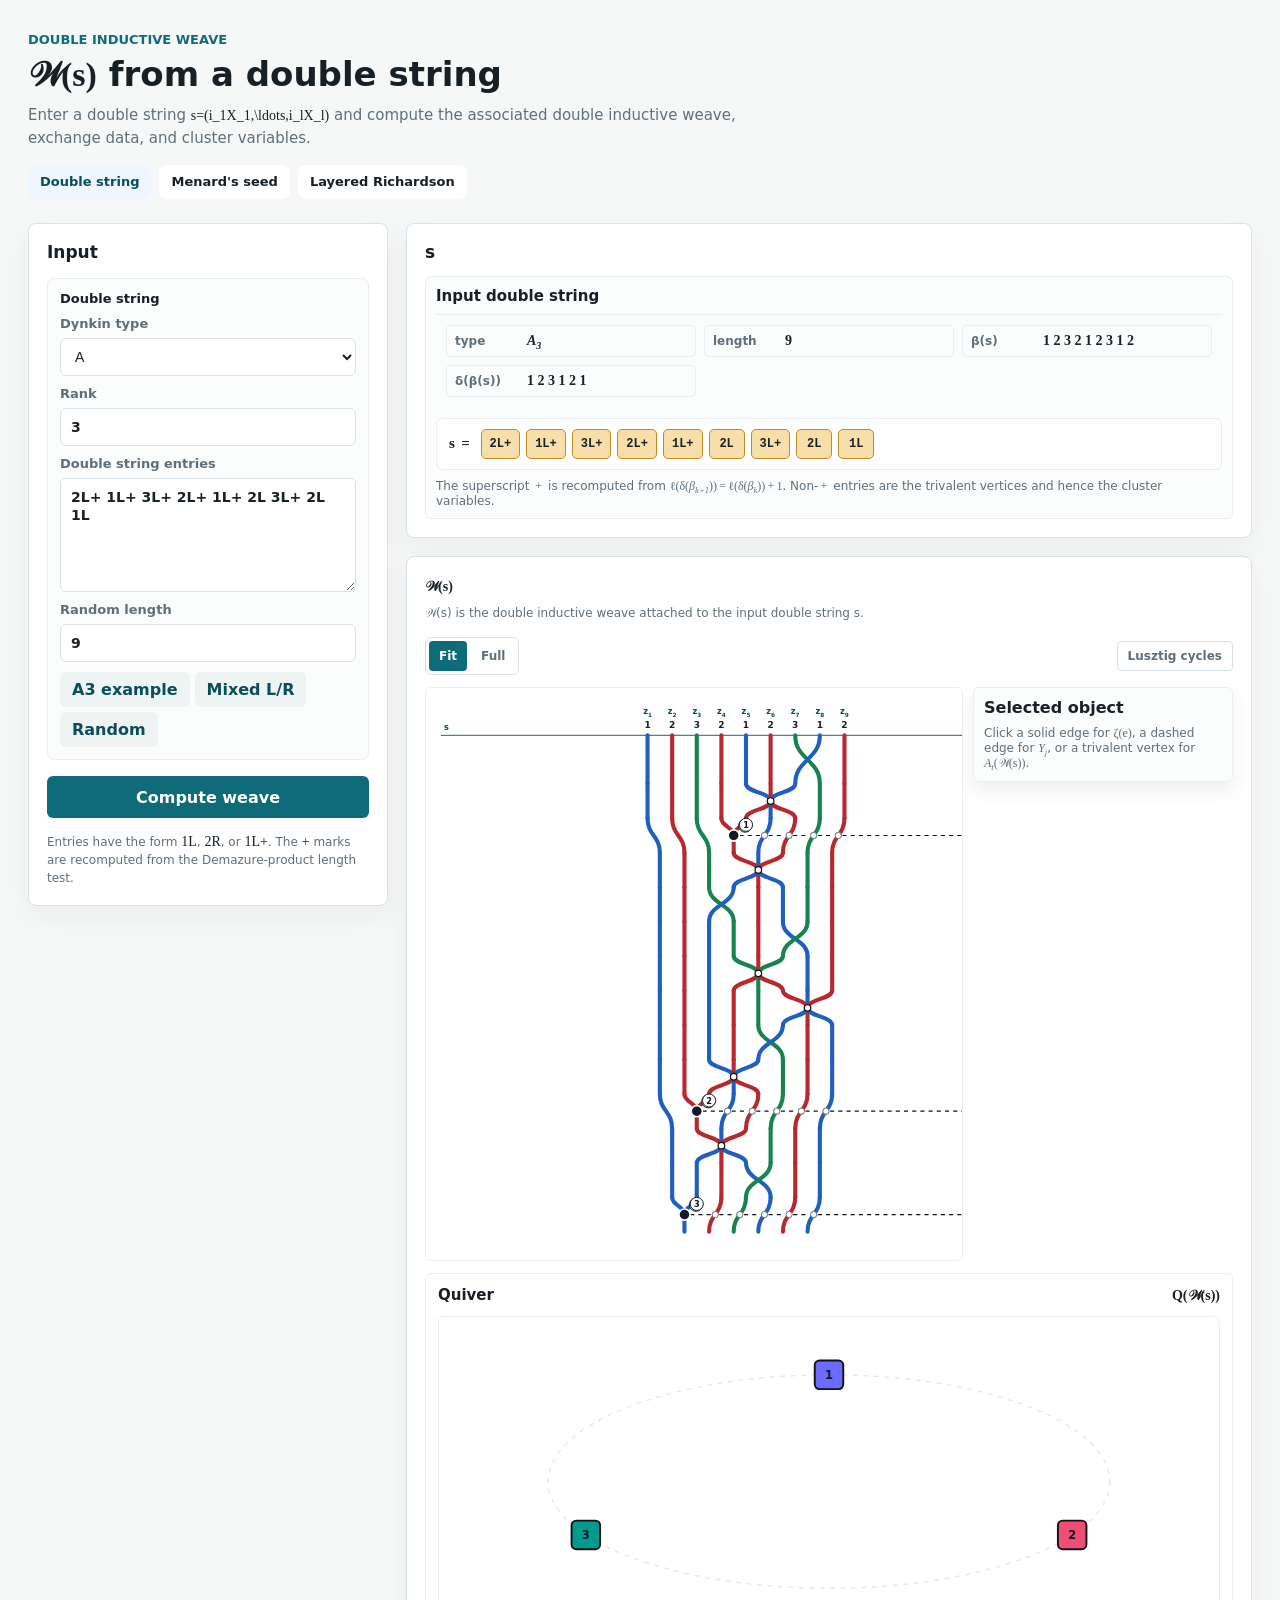
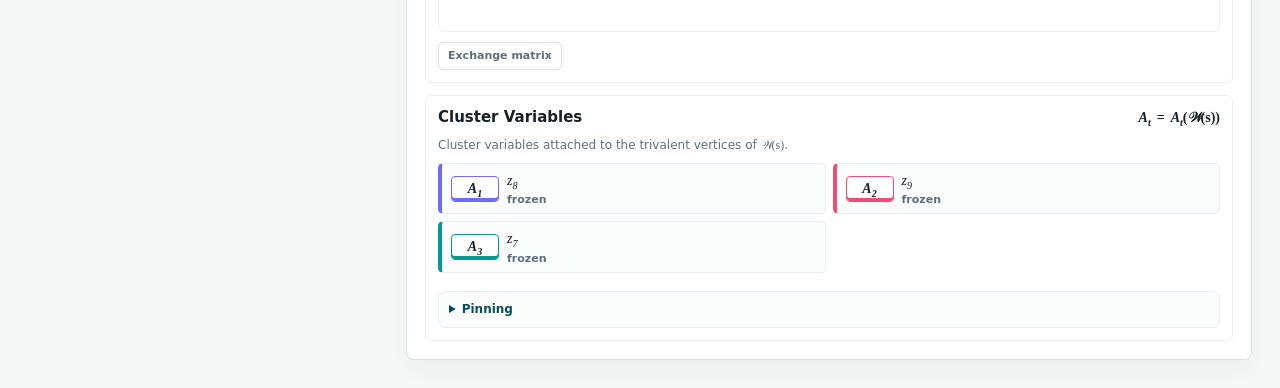
<file: index.html>
<!doctype html>
<html lang="en">
  <head>
    <meta charset="utf-8">
    <meta name="viewport" content="width=device-width, initial-scale=1">
    <title>Double String Weave</title>
    <link rel="stylesheet" href="./style.css?v=20260708-double-string-random">
  </head>
  <body>
    <main class="app-shell">
      <header class="page-header">
        <div>
          <p class="eyebrow">double inductive weave</p>
          <h1><span class="formula header-formula">𝒲(s)</span> from a double string</h1>
          <p class="subtitle">
            Enter a double string <span class="formula">s=(i_1X_1,\ldots,i_lX_l)</span> and compute the associated double inductive weave, exchange data, and cluster variables.
          </p>
          <nav class="page-nav" aria-label="Visualizer pages">
            <a class="page-nav-link active" href="./double-string-weave.html">Double string</a>
            <a class="page-nav-link" href="./open-richardson.html">Menard's seed</a>
            <a class="page-nav-link" href="./richardson-layered.html">Layered Richardson</a>
          </nav>
        </div>
      </header>

      <section class="workspace">
        <form id="input-form" class="input-panel">
          <div class="panel-header">
            <h2>Input</h2>
          </div>

          <section class="input-subpanel manual-input-panel">
            <div class="input-subpanel-header">
              <h3>Double string</h3>
            </div>

            <label class="field">
              <span>Dynkin type</span>
              <select id="family-input" name="family">
                <option value="A">A</option>
                <option value="B">B</option>
                <option value="C">C</option>
                <option value="D">D</option>
              </select>
            </label>

            <label class="field">
              <span>Rank</span>
              <input id="rank-input" name="rank" type="number" min="1" step="1" inputmode="numeric">
            </label>

            <label class="field">
              <span>Double string entries</span>
              <textarea id="double-string-input" name="doubleString" rows="5" spellcheck="false"></textarea>
            </label>

            <label class="field">
              <span>Random length</span>
              <input id="random-length-input" name="randomLength" type="number" min="1" max="24" step="1" inputmode="numeric" value="9">
            </label>

            <div class="chain-box-move-actions">
              <button type="button" id="example-a-button" class="secondary-button">A3 example</button>
              <button type="button" id="example-mixed-button" class="secondary-button">Mixed L/R</button>
              <button type="button" id="random-button" class="secondary-button">Random</button>
            </div>
          </section>

          <button type="submit" class="primary-button">Compute weave</button>
          <p class="input-note">
            Entries have the form <span class="formula">1L</span>, <span class="formula">2R</span>, or <span class="formula">1L+</span>.
            The <span class="formula">+</span> marks are recomputed from the Demazure-product length test.
          </p>
          <div id="error-box" class="error-box" hidden></div>
        </form>

        <section id="output" class="output-panel" aria-live="polite"></section>
      </section>
    </main>

    <script type="module" src="./src/double-string-weave.mjs?v=20260708-double-string-random"></script>
  </body>
</html>
</file>
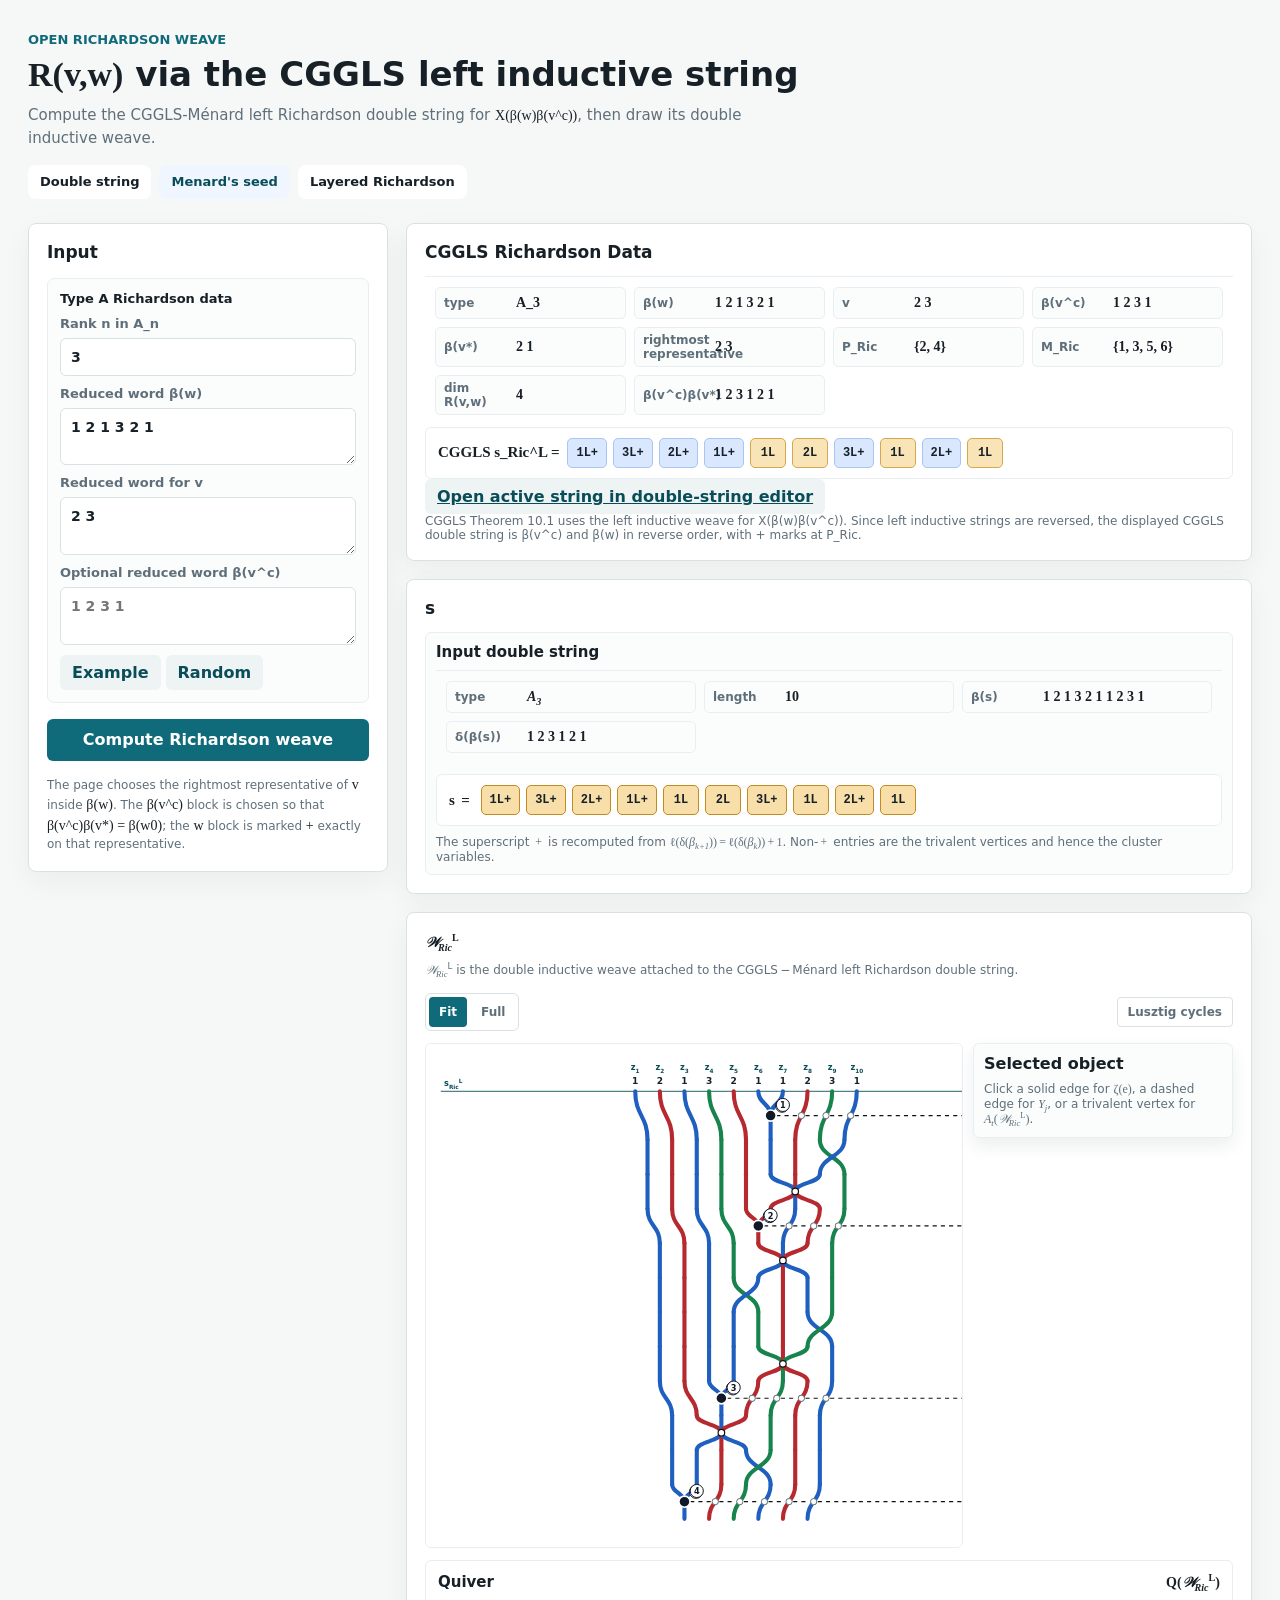
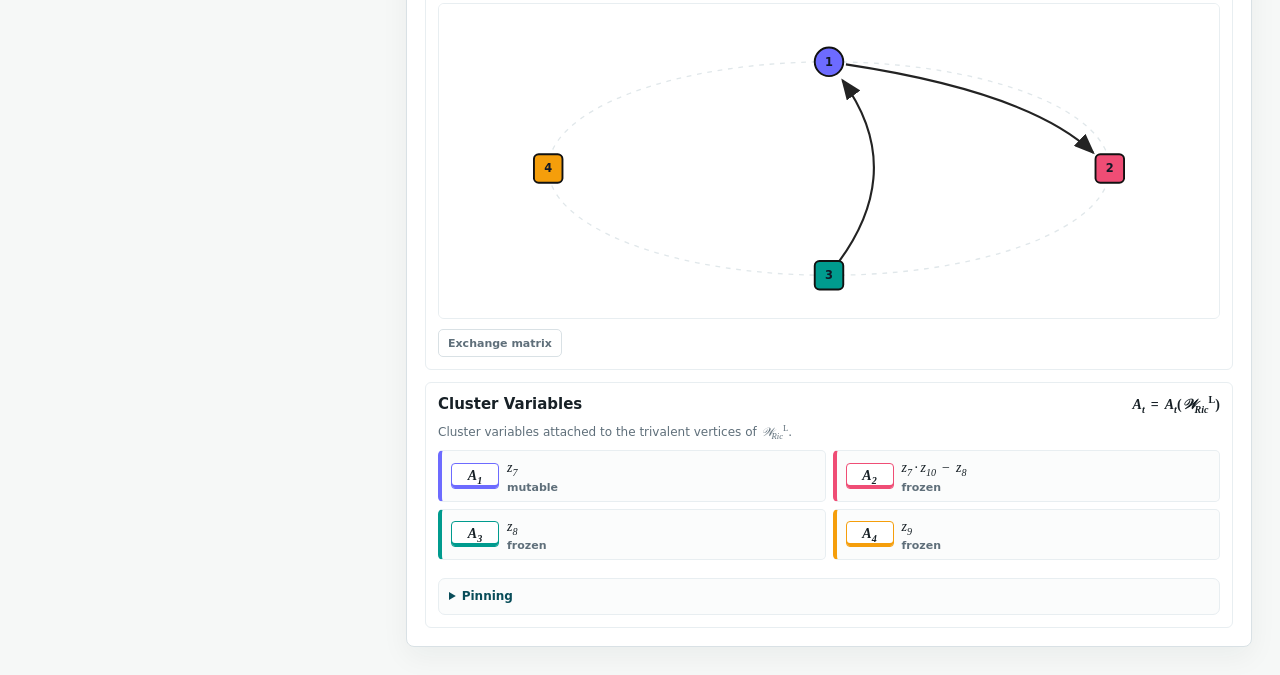
<file: open-richardson.html>
<!doctype html>
<html lang="en">
  <head>
    <meta charset="utf-8">
    <meta name="viewport" content="width=device-width, initial-scale=1">
    <title>Menard's Seed</title>
    <link rel="stylesheet" href="./style.css?v=20260708-open-richardson-cgg">
  </head>
  <body>
    <main class="app-shell">
      <header class="page-header">
        <div>
          <p class="eyebrow">open Richardson weave</p>
          <h1><span class="formula header-formula">R(v,w)</span> via the CGGLS left inductive string</h1>
          <p class="subtitle">
            Compute the CGGLS-Ménard left Richardson double string for <span class="formula">X(β(w)β(v^c))</span>, then draw its double inductive weave.
          </p>
          <nav class="page-nav" aria-label="Visualizer pages">
            <a class="page-nav-link" href="./double-string-weave.html">Double string</a>
            <a class="page-nav-link active" href="./open-richardson.html">Menard's seed</a>
            <a class="page-nav-link" href="./richardson-layered.html">Layered Richardson</a>
          </nav>
        </div>
      </header>

      <section class="workspace">
        <form id="input-form" class="input-panel">
          <div class="panel-header">
            <h2>Input</h2>
          </div>

          <section class="input-subpanel manual-input-panel">
            <div class="input-subpanel-header">
              <h3>Type A Richardson data</h3>
            </div>

            <label class="field">
              <span>Rank n in A_n</span>
              <input id="rank-input" name="rank" type="number" min="1" step="1" inputmode="numeric">
            </label>

            <label class="field">
              <span>Reduced word β(w)</span>
              <textarea id="w-input" name="w" rows="2" spellcheck="false"></textarea>
            </label>

            <label class="field">
              <span>Reduced word for v</span>
              <textarea id="v-input" name="v" rows="2" spellcheck="false"></textarea>
            </label>

            <label class="field">
              <span>Optional reduced word β(v^c)</span>
              <textarea id="vc-input" name="vc" rows="2" spellcheck="false" placeholder="leave blank to compute from β(v^c)β(v*) = β(w0)"></textarea>
            </label>

            <div class="chain-box-move-actions">
              <button type="button" id="example-button" class="secondary-button">Example</button>
              <button type="button" id="random-button" class="secondary-button">Random</button>
            </div>
          </section>

          <button type="submit" class="primary-button">Compute Richardson weave</button>
          <p class="input-note">
            The page chooses the rightmost representative of <span class="formula">v</span> inside <span class="formula">β(w)</span>.
            The <span class="formula">β(v^c)</span> block is chosen so that <span class="formula">β(v^c)β(v*) = β(w0)</span>; the <span class="formula">w</span> block is marked <span class="formula">+</span> exactly on that representative.
          </p>
          <div id="error-box" class="error-box" hidden></div>
        </form>

        <section id="output" class="output-panel" aria-live="polite"></section>
      </section>
    </main>

    <script type="module" src="./src/open-richardson.mjs?v=20260710-menard-seed"></script>
  </body>
</html>
</file>
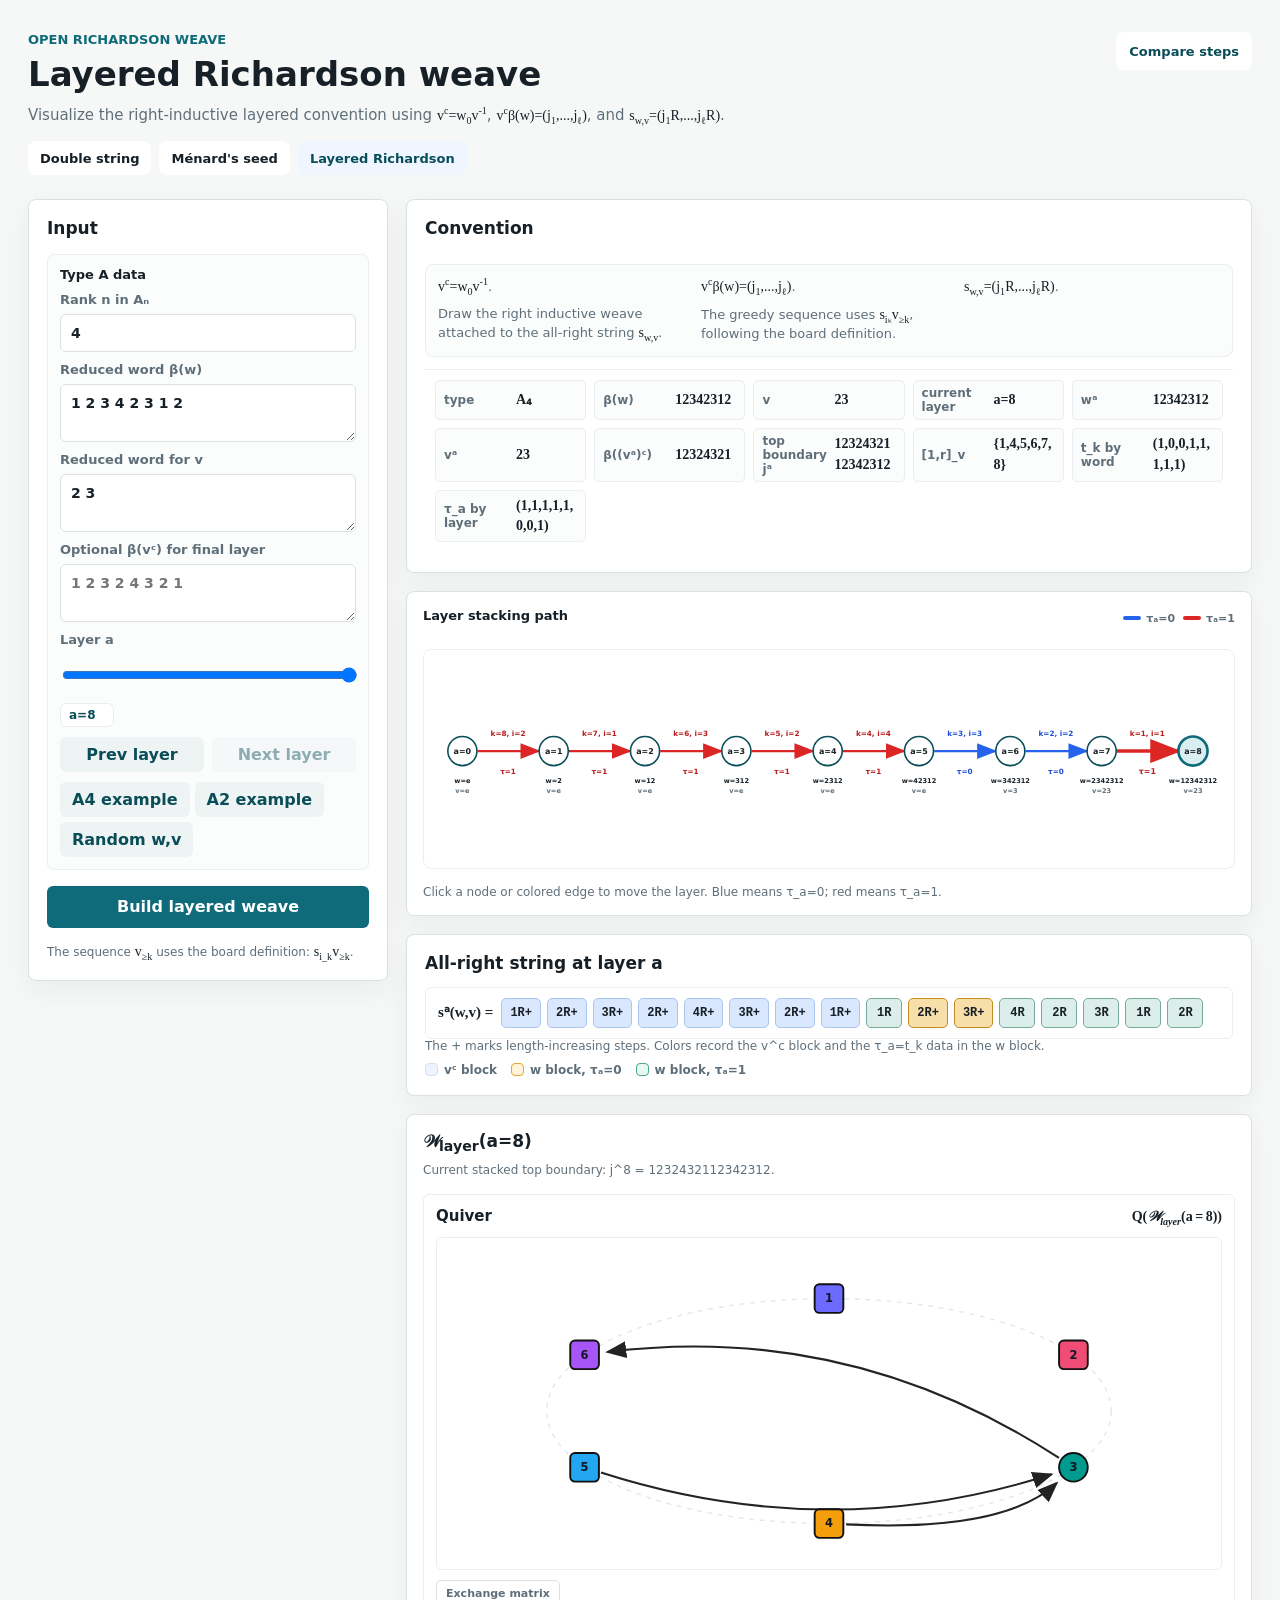
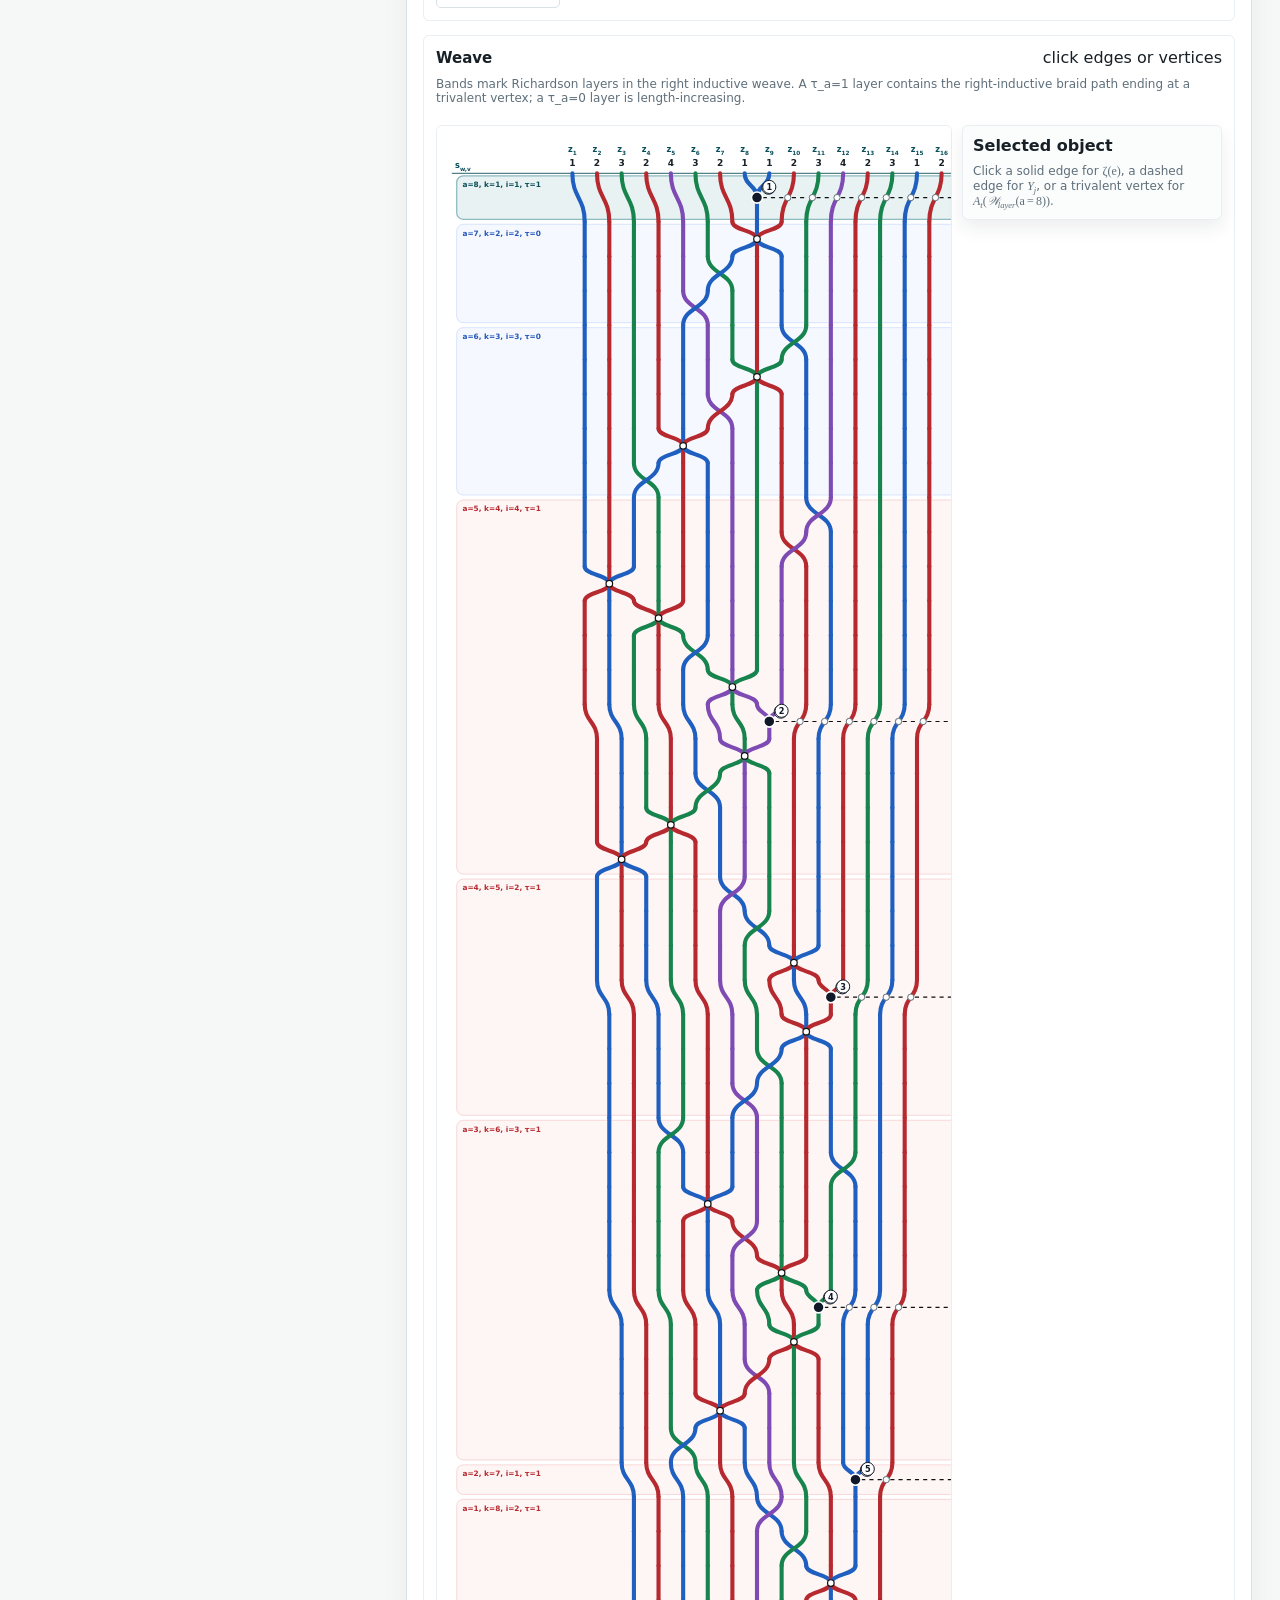
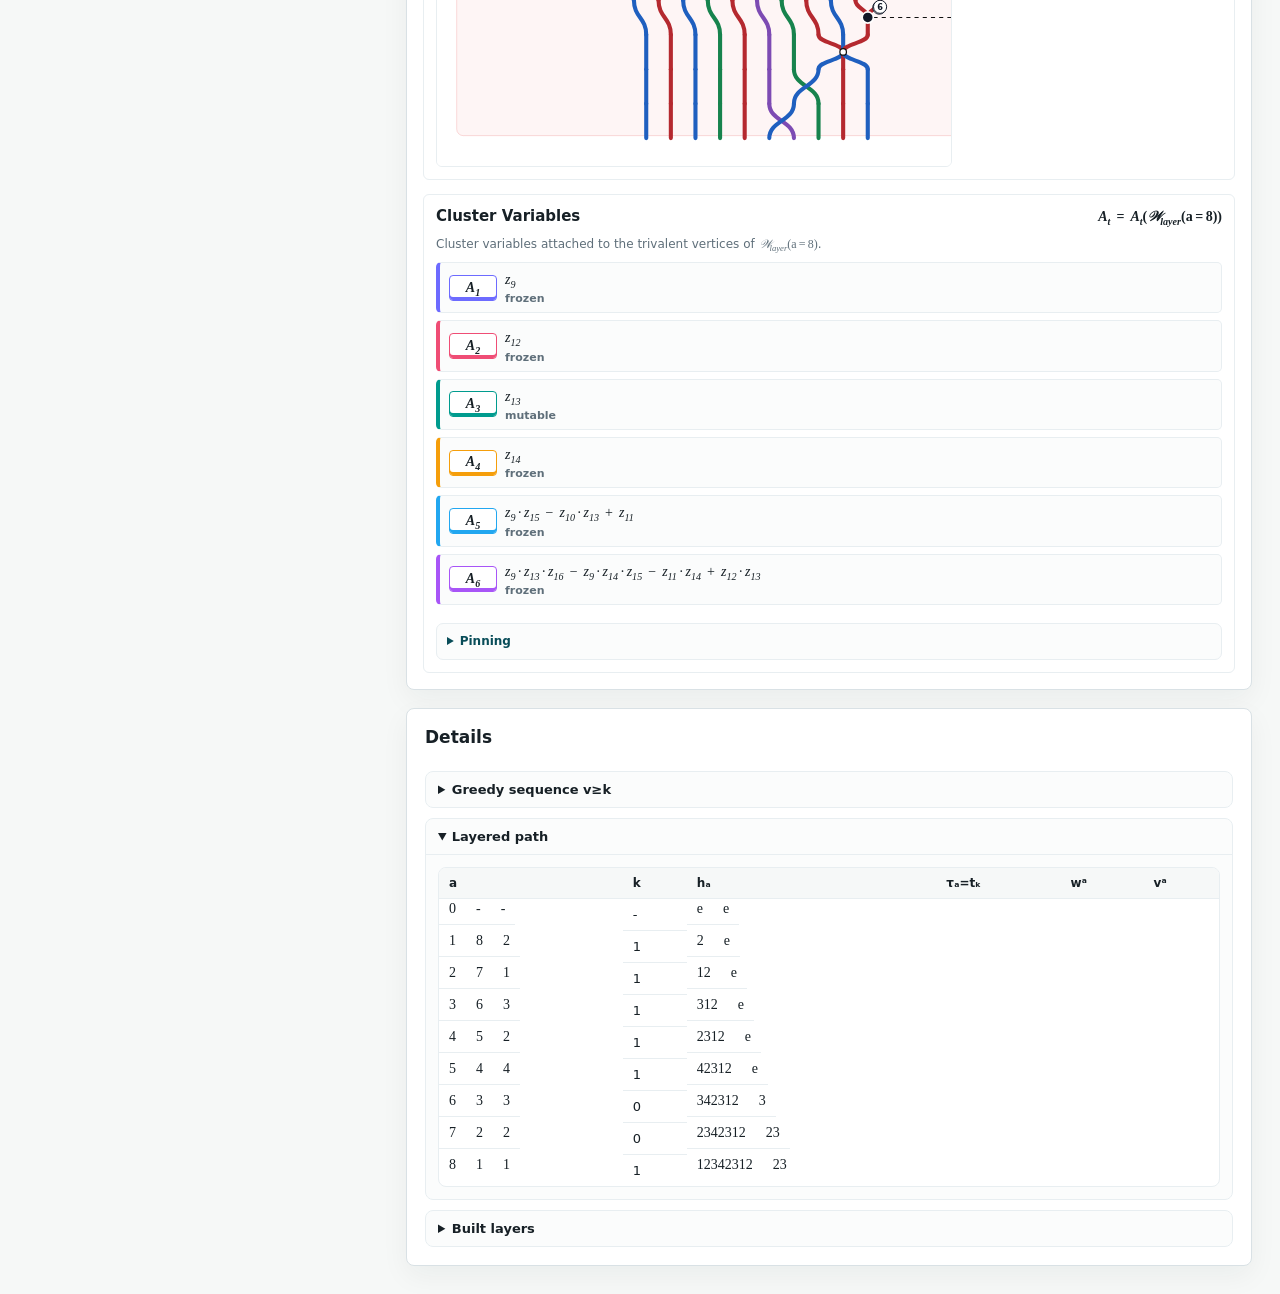
<file: richardson-layered.html>
<!doctype html>
<html lang="en">
  <head>
    <meta charset="utf-8">
    <meta name="viewport" content="width=device-width, initial-scale=1">
    <title>Layered Richardson Weave</title>
    <link rel="stylesheet" href="./style.css?v=20260710-layered-compare-fit">
  </head>
  <body>
    <main class="app-shell">
      <header class="page-header">
        <div>
          <p class="eyebrow">open Richardson weave</p>
          <h1>Layered Richardson weave</h1>
          <p class="subtitle">
            Visualize the right-inductive layered convention using <span class="formula">v<sup>c</sup>=w<sub>0</sub>v<sup>-1</sup></span>,
            <span class="formula">v<sup>c</sup>β(w)=(j<sub>1</sub>,...,j<sub>ℓ</sub>)</span>, and
            <span class="formula">s<sub>w,v</sub>=(j<sub>1</sub>R,...,j<sub>ℓ</sub>R)</span>.
          </p>
          <nav class="page-nav" aria-label="Visualizer pages">
            <a class="page-nav-link" href="./double-string-weave.html">Double string</a>
            <a class="page-nav-link" href="./open-richardson.html">Ménard's seed</a>
            <a class="page-nav-link active" href="./richardson-layered.html">Layered Richardson</a>
          </nav>
        </div>
        <button type="button" id="compare-toggle-button" class="compare-toggle-button">Compare steps</button>
      </header>

      <section class="workspace layered-workspace reverse-richardson-workspace">
        <form id="input-form" class="input-panel">
          <div class="panel-header">
            <h2>Input</h2>
          </div>

          <section class="input-subpanel manual-input-panel">
            <div class="input-subpanel-header">
              <h3>Type A data</h3>
            </div>

            <label class="field">
              <span>Rank n in Aₙ</span>
              <input id="rank-input" name="rank" type="number" min="1" step="1" inputmode="numeric" value="4">
            </label>

            <label class="field">
              <span>Reduced word β(w)</span>
              <textarea id="w-input" name="w" rows="2" spellcheck="false">1 2 3 4 2 3 1 2</textarea>
            </label>

            <label class="field">
              <span>Reduced word for v</span>
              <textarea id="v-input" name="v" rows="2" spellcheck="false">2 3</textarea>
            </label>

            <label class="field">
              <span>Optional β(vᶜ) for final layer</span>
              <textarea id="vc-input" name="vc" rows="2" spellcheck="false" placeholder="computed from w₀v⁻¹"></textarea>
            </label>

            <label class="field layered-slider-field">
              <span>Layer a</span>
              <input id="layer-input" name="layer" type="range" min="0" max="8" step="1" value="8">
              <output id="layer-output" class="layer-output">a=8</output>
            </label>

            <div class="layer-step-actions" aria-label="Layer navigation">
              <button type="button" id="layer-prev-button" class="secondary-button">Prev layer</button>
              <button type="button" id="layer-next-button" class="secondary-button">Next layer</button>
            </div>

            <div class="chain-box-move-actions">
              <button type="button" id="photo-example-button" class="secondary-button">A4 example</button>
              <button type="button" id="small-example-button" class="secondary-button">A2 example</button>
              <button type="button" id="random-example-button" class="secondary-button">Random w,v</button>
            </div>
          </section>

          <button type="submit" class="primary-button">Build layered weave</button>
          <p class="input-note">
            The sequence <span class="formula">v<sub>≥k</sub></span> uses the board definition:
            <span class="formula">s<sub>i_k</sub>v<sub>≥k</sub></span>.
          </p>
          <div id="error-box" class="error-box" hidden></div>
        </form>

        <section id="output" class="output-panel" aria-live="polite"></section>
      </section>
    </main>

    <script type="module" src="./src/richardson-layered.mjs?v=20260710-layered-compare-fit"></script>
  </body>
</html>
</file>
<file: style.css>
:root {
  color-scheme: light;
  --ink: #172026;
  --muted: #5f6f7a;
  --line: #d9e1e5;
  --soft-line: #e8eef1;
  --panel: #ffffff;
  --page: #f6f8f7;
  --accent: #0f6b7a;
  --accent-strong: #094d59;
  --accent-soft: #d8eef1;
  --ibox: #f6c05f;
  --ibox-line: #c6871c;
  --effective: #0f6b7a;
  --prefix: #d9e7ff;
  --chain: #f9e4b7;
  --lr-l-bg: #f8dfaa;
  --lr-l-line: #c28a23;
  --lr-r-bg: #dceee9;
  --lr-r-line: #74a99d;
  font-family: Inter, ui-sans-serif, system-ui, -apple-system, BlinkMacSystemFont, "Segoe UI", sans-serif;
}

#lr-choice-row .secondary-button.active {
  background: var(--accent);
  border-color: var(--accent);
  color: #fff;
}

* {
  box-sizing: border-box;
}

body {
  margin: 0;
  background: var(--page);
  color: var(--ink);
}

button,
input,
textarea {
  font: inherit;
}

.app-shell {
  width: min(1440px, 100%);
  margin: 0 auto;
  padding: 28px;
}

.page-header {
  display: flex;
  justify-content: space-between;
  align-items: end;
  gap: 24px;
  padding: 4px 0 24px;
}

.page-header > div {
  min-width: 0;
  max-width: 100%;
}

.eyebrow {
  margin: 0 0 8px;
  color: var(--accent);
  font-size: 13px;
  font-weight: 700;
  text-transform: uppercase;
}

h1,
h2 {
  margin: 0;
  font-weight: 750;
  letter-spacing: 0;
}

h1 {
  font-size: 34px;
  line-height: 1.15;
}

h2 {
  font-size: 17px;
}

.subtitle {
  max-width: 760px;
  margin: 10px 0 0;
  color: var(--muted);
  font-size: 15px;
  line-height: 1.55;
}

.page-links {
  display: flex;
  flex-wrap: wrap;
  gap: 10px;
  margin-top: 8px;
}

.page-link {
  display: inline-flex;
  align-items: center;
  color: var(--accent-strong);
  font-size: 12px;
  font-weight: 750;
  text-decoration: none;
}

.page-link::before {
  content: "View ";
  color: var(--muted);
  font-weight: 650;
  margin-right: 3px;
}

.page-link:hover {
  color: var(--accent);
  text-decoration: underline;
  text-underline-offset: 3px;
}

.page-nav {
  display: flex;
  flex-wrap: wrap;
  gap: 8px;
  margin-top: 14px;
}

.page-nav-link {
  display: inline-flex;
  align-items: center;
  justify-content: center;
  min-height: 34px;
  padding: 7px 12px;
  border: 1px solid var(--border);
  border-radius: 8px;
  background: #ffffff;
  color: var(--text);
  font-size: 13px;
  font-weight: 750;
  text-decoration: none;
}

.page-nav-link:hover,
.page-nav-link.active {
  border-color: var(--accent);
  color: var(--accent-strong);
  background: #eff6ff;
}

.workspace {
  display: grid;
  grid-template-columns: minmax(280px, 360px) minmax(0, 1fr);
  gap: 18px;
  align-items: start;
}

.input-panel,
.card {
  min-width: 0;
  border: 1px solid var(--line);
  border-radius: 8px;
  background: var(--panel);
  box-shadow: 0 10px 28px rgba(23, 32, 38, 0.05);
}

.input-panel {
  position: sticky;
  top: 18px;
  display: grid;
  gap: 16px;
  padding: 18px;
}

.panel-header {
  display: flex;
  flex-wrap: wrap;
  align-items: center;
  justify-content: space-between;
  gap: 12px;
}

.button-row {
  display: flex;
  flex-wrap: wrap;
  gap: 7px;
}

.input-subpanel {
  display: grid;
  gap: 10px;
  border: 1px solid var(--soft-line);
  border-radius: 7px;
  background: #fbfcfc;
  padding: 12px;
}

.random-input-panel {
  border-color: color-mix(in srgb, var(--accent) 24%, var(--soft-line));
  background: #f4fbfc;
}

.input-subpanel-header {
  display: flex;
  align-items: baseline;
  justify-content: space-between;
  gap: 8px;
}

.input-subpanel-header h3 {
  margin: 0;
  color: var(--ink);
  font-size: 13px;
  font-weight: 850;
}

.random-input-grid {
  display: grid;
  grid-template-columns: minmax(0, 1fr) minmax(74px, 0.7fr);
  gap: 9px;
}

.dynkin-card {
  display: grid;
  grid-template-columns: 108px minmax(0, 1fr);
  align-items: center;
  gap: 10px;
  border: 1px solid var(--soft-line);
  border-radius: 7px;
  background: rgba(255, 255, 255, 0.68);
  padding: 10px;
}

.dynkin-card p {
  margin: 0;
  color: var(--muted);
  font-size: 12px;
  line-height: 1.35;
}

.pinning-details {
  border: 1px solid var(--soft-line);
  border-radius: 7px;
  background: rgba(255, 255, 255, 0.68);
  color: var(--muted);
  font-size: 12px;
  line-height: 1.45;
}

.pinning-details summary {
  cursor: pointer;
  color: var(--accent-strong);
  font-weight: 800;
  padding: 9px 10px;
}

.pinning-details p {
  margin: 0;
  padding: 0 10px 9px;
}

.pinning-intro {
  color: var(--ink);
}

.variable-pinning-details {
  margin-top: 8px;
  background: #fbfcfc;
}

.pinning-basis {
  display: flex;
  flex-wrap: wrap;
  gap: 6px;
  padding: 0 10px 10px;
}

.pinning-basis .formula,
.pinning-chip {
  border: 1px solid var(--soft-line);
  border-radius: 999px;
  background: #fff;
  color: var(--ink);
  padding: 4px 8px;
  font-size: 12px;
}

.pinning-interactive {
  display: grid;
  grid-template-columns: minmax(128px, 0.75fr) minmax(0, 1.25fr);
  gap: 10px;
  padding: 0 10px 10px;
}

.pinning-diagram-slot,
.pinning-info-slot {
  min-width: 0;
}

.pinning-dynkin-svg {
  display: block;
  width: 100%;
  max-width: 260px;
  height: auto;
  overflow: visible;
}

.pinning-dynkin-edge {
  stroke: #69787a;
  stroke-width: 2;
  stroke-linecap: round;
}

.pinning-dynkin-node {
  cursor: pointer;
  outline: none;
}

.pinning-dynkin-node circle {
  fill: #fff;
  stroke: var(--accent-strong);
  stroke-width: 1.6;
}

.pinning-dynkin-node text {
  fill: var(--accent-strong);
  font-size: 12px;
  font-weight: 850;
  text-anchor: middle;
  pointer-events: none;
}

.pinning-dynkin-node:hover circle,
.pinning-dynkin-node:focus circle,
.pinning-dynkin-node.active circle {
  fill: var(--accent);
  stroke: var(--accent);
}

.pinning-dynkin-node:hover text,
.pinning-dynkin-node:focus text,
.pinning-dynkin-node.active text {
  fill: #fff;
}

.pinning-node-info {
  display: grid;
  gap: 8px;
  align-content: start;
}

.pinning-node-header {
  display: flex;
  flex-wrap: wrap;
  align-items: center;
  gap: 6px;
}

.pinning-node-title {
  color: var(--ink);
  font-size: 13px;
  font-weight: 850;
}

.pinning-domain-row {
  display: flex;
  flex-wrap: wrap;
  align-items: center;
  gap: 7px;
}

.pinning-domain-label {
  color: var(--muted);
  font-size: 12px;
  font-weight: 800;
}

.pinning-block-label {
  color: var(--muted);
  font-size: 11px;
  font-weight: 800;
}

.pinning-phi-block {
  display: grid;
  gap: 8px;
  border: 1px solid var(--soft-line);
  border-radius: 7px;
  background: #fff;
  padding: 8px;
}

.pinning-phi-grid {
  display: grid;
  grid-template-columns: repeat(2, minmax(0, 1fr));
  gap: 8px;
}

.pinning-phi-plane {
  display: grid;
  gap: 5px;
  min-width: 0;
}

.pinning-fixed-note {
  padding: 0;
}

.pinning-plane-matrix {
  display: grid;
  gap: 3px;
}

.pinning-plane-label {
  color: var(--muted);
  font-size: 10px;
  font-weight: 800;
}

.pinning-matrix {
  border-collapse: collapse;
  justify-self: start;
  font-size: 13px;
}

.pinning-matrix td {
  min-width: 22px;
  padding: 2px 5px;
  text-align: center;
}

.pinning-derived {
  border-top: 1px solid var(--soft-line);
  padding-top: 6px;
}

.pinning-details .pinning-derived summary {
  padding: 0;
  color: var(--muted);
  font-size: 11px;
  font-weight: 800;
}

.pinning-derived .pinning-formula-line {
  margin-top: 5px;
}

@media (max-width: 760px) {
  .pinning-interactive {
    grid-template-columns: minmax(0, 1fr);
  }

  .pinning-phi-grid {
    grid-template-columns: minmax(0, 1fr);
  }
}

.dynkin-diagram {
  position: relative;
  width: 94px;
  height: 76px;
}

.dynkin-node {
  position: absolute;
  z-index: 2;
  display: grid;
  place-items: center;
  width: 24px;
  height: 24px;
  border: 1.5px solid var(--accent-strong);
  border-radius: 50%;
  background: #fff;
  color: var(--accent-strong);
  font-size: 12px;
  font-weight: 800;
}

.dynkin-edge {
  position: absolute;
  z-index: 1;
  height: 2px;
  background: var(--accent-strong);
  transform-origin: left center;
}

.d4-diagram .node-1 {
  left: 4px;
  top: 38px;
}

.d4-diagram .node-2 {
  left: 38px;
  top: 38px;
}

.d4-diagram .node-3 {
  left: 72px;
  top: 4px;
}

.d4-diagram .node-4 {
  left: 72px;
  top: 38px;
}

.d4-diagram .edge-12 {
  left: 28px;
  top: 50px;
  width: 12px;
}

.d4-diagram .edge-23 {
  left: 58px;
  top: 43px;
  width: 38px;
  transform: rotate(-45deg);
}

.d4-diagram .edge-24 {
  left: 62px;
  top: 50px;
  width: 12px;
}

.field {
  display: grid;
  gap: 7px;
  color: var(--muted);
  font-size: 13px;
  font-weight: 650;
}

.field input,
.field select,
.field textarea {
  min-width: 0;
  width: 100%;
  border: 1px solid var(--line);
  border-radius: 6px;
  background: #fff;
  color: var(--ink);
  font-size: 14px;
  line-height: 1.35;
  outline: none;
}

.field input,
.field select {
  height: 38px;
  padding: 8px 10px;
}

.field textarea {
  resize: vertical;
  min-height: 48px;
  padding: 9px 10px;
}

.field input:focus,
.field select:focus,
.field textarea:focus {
  border-color: var(--accent);
  box-shadow: 0 0 0 3px rgba(15, 107, 122, 0.14);
}

.primary-button,
.secondary-button {
  min-width: 0;
  border: 1px solid transparent;
  border-radius: 6px;
  cursor: pointer;
  font-weight: 700;
}

.primary-button {
  min-height: 42px;
  padding: 10px 13px;
  background: var(--accent);
  color: white;
}

.primary-button:hover {
  background: var(--accent-strong);
}

.secondary-button {
  min-height: 34px;
  padding: 7px 11px;
  background: #eef3f4;
  color: var(--accent-strong);
}

.secondary-button:hover {
  border-color: var(--accent);
}

.random-button {
  width: 100%;
}

.guided-construction-link {
  display: inline-flex;
  align-items: center;
  justify-content: center;
  gap: 8px;
  min-height: 34px;
  border: 1px solid color-mix(in srgb, var(--accent) 34%, var(--soft-line));
  border-radius: 6px;
  background: color-mix(in srgb, var(--accent-soft) 42%, #ffffff);
  color: var(--accent-strong);
  font-size: 12px;
  font-weight: 800;
  text-decoration: none;
}

.guided-construction-link::before {
  content: "▶";
  color: var(--accent);
  font-size: 10px;
  line-height: 1;
}

.guided-construction-link:hover {
  border-color: var(--accent);
  color: var(--accent);
  background: #ffffff;
}

.input-note {
  margin: -2px 0 0;
  color: var(--muted);
  font-size: 12px;
  line-height: 1.45;
}

.error-box {
  border: 1px solid #e2a9a9;
  border-radius: 6px;
  background: #fff1f1;
  color: #8b2727;
  padding: 10px 12px;
  font-size: 13px;
  line-height: 1.4;
}

.debug-box {
  display: grid;
  grid-template-columns: repeat(auto-fit, minmax(126px, 1fr));
  gap: 8px;
  color: var(--muted);
  font-size: 13px;
  line-height: 1.45;
}

.status-item {
  display: grid;
  gap: 2px;
  border: 1px solid var(--soft-line);
  border-radius: 7px;
  background: #fbfcfc;
  padding: 9px 10px;
}

.status-item span {
  color: var(--muted);
  font-size: 11px;
  font-weight: 750;
  text-transform: uppercase;
}

.status-item strong {
  color: var(--ink);
  font-size: 15px;
  font-weight: 850;
}

.output-panel {
  display: grid;
  gap: 18px;
  min-width: 0;
}

.trace-view {
  display: grid;
  gap: 18px;
  min-width: 0;
}

.construction-stepper {
  position: sticky;
  top: 18px;
  z-index: 5;
  display: grid;
  grid-template-columns: minmax(0, 1fr) auto;
  align-items: stretch;
  width: 100%;
  max-width: 100%;
  gap: 4px;
  border: 1px solid var(--line);
  border-radius: 7px;
  background: #fff;
  padding: 4px;
  box-shadow: 0 8px 22px rgba(23, 32, 38, 0.06);
}

.step-sequence,
.step-view-tools {
  display: flex;
  min-width: 0;
  gap: 4px;
}

.step-sequence {
  grid-column: 1;
  grid-row: 1;
  align-items: stretch;
}

.step-view-tools {
  grid-column: 2;
  grid-row: 1;
  align-items: stretch;
  justify-content: flex-end;
  border-left: 1px solid var(--soft-line);
  padding-left: 4px;
}

.step-button {
  flex: 1 1 76px;
  min-height: 32px;
  border: 0;
  border-radius: 5px;
  background: transparent;
  color: var(--muted);
  padding: 6px 10px;
  cursor: pointer;
  font-size: 13px;
  font-weight: 750;
}

.compare-step-button {
  flex: 0 0 auto;
  min-width: 104px;
  border: 1px solid rgba(15, 107, 122, 0.35);
  background: #edf7f8;
  color: var(--accent-strong);
  box-shadow: inset 0 -2px 0 rgba(15, 107, 122, 0.12);
}

.compare-step-button:hover,
.compare-step-button:focus {
  border-color: var(--accent);
  background: #e0f1f3;
  box-shadow: 0 0 0 2px rgba(15, 107, 122, 0.13);
  outline: none;
}

.compare-step-button.active {
  border-color: var(--accent);
  background: var(--accent);
  color: #fff;
  box-shadow: none;
}

.step-arrow {
  display: grid;
  place-items: center;
  color: var(--muted);
  font-size: 13px;
  font-weight: 800;
  padding: 0 2px;
}

.step-button.active {
  background: var(--accent);
  color: #fff;
}

.step-button .math,
.step-button .formula {
  color: inherit;
  font-size: inherit;
}

.step-button.active .math,
.step-button.active .formula {
  color: #fff;
}

.notation-underline {
  text-decoration: underline;
  text-underline-offset: 2px;
}

.step-active-whole .step-section:not(.step-whole),
.step-active-chain .step-section:not(.step-chain),
.step-active-string .step-section:not(.step-string),
.step-active-compare .step-section:not(.step-chain):not(.step-whole) {
  display: none;
}

.trace-view.step-active-compare {
  grid-template-columns: minmax(420px, 1fr) minmax(420px, 1fr);
  align-items: start;
}

.step-active-compare .construction-stepper {
  grid-column: 1 / -1;
}

.step-active-compare .step-chain {
  grid-column: 1;
  grid-row: 2;
}

.step-active-compare .step-whole {
  grid-column: 2;
  grid-row: 2;
}

.step-active-compare .card {
  padding: 14px;
}

.step-active-compare .step-chain,
.step-active-compare .step-whole {
  min-width: 0;
}

.step-active-compare .chain-visual-block,
.step-active-compare .weave-block {
  display: grid;
  grid-template-rows: 620px 430px minmax(360px, auto);
  gap: 12px;
  align-items: stretch;
}

.step-active-compare .admissible-chain-panel,
.step-active-compare .weave-stage-panel {
  height: 620px;
  min-height: 0;
  max-height: none;
  overflow: auto;
}

.step-active-compare .weave-stage-panel {
  display: grid;
  align-content: start;
  gap: 10px;
  border: 1px solid var(--soft-line);
  border-radius: 6px;
  background: #fff;
  padding: 12px;
}

.step-active-compare .edge-label-viewer {
  grid-template-columns: minmax(0, 1fr);
}

.step-active-compare .edge-label-info {
  display: none;
}

.step-active-compare .main-interactive-weave .edge-label-viewer-figure {
  max-height: 520px;
  overflow: auto;
}

.step-active-compare .main-interactive-weave .edge-label-viewer-svg {
  width: min(100%, 620px);
  min-width: 0;
}

.step-active-compare .whole-result-view,
.step-active-compare .chain-visual-block {
  align-content: start;
}

.step-active-compare .quiver-answer-panel {
  height: 430px;
  min-height: 0;
  overflow: hidden;
}

.step-active-compare .quiver-scroll {
  height: 340px;
}

.step-active-compare .quiver-answer-panel.matrix-open .quiver-scroll {
  height: 214px;
}

.step-active-compare .quiver-answer-panel.matrix-open .exchange-matrix-scroll {
  max-height: 128px;
}

.step-active-compare .quiver-svg {
  min-width: 500px;
}

.step-active-compare .determinantial-section,
.step-active-compare .cluster-answer-panel {
  min-height: 280px;
}

.step-active-compare .cluster-answer-list,
.step-active-compare .determinantial-list {
  grid-template-columns: minmax(0, 1fr);
}

.step-active-compare .card h2 {
  margin-bottom: 10px;
}

.step-active-compare .card-subtitle {
  display: none;
}

@media (max-width: 1180px) {
  .trace-view.step-active-compare {
    grid-template-columns: minmax(0, 1fr);
  }

  .step-active-compare .step-chain,
  .step-active-compare .step-whole {
    grid-column: 1;
    grid-row: auto;
  }

  .construction-stepper {
    grid-template-columns: minmax(0, 1fr);
  }

  .step-sequence,
  .step-view-tools {
    grid-column: 1;
    grid-row: auto;
    border-bottom: 1px solid var(--soft-line);
    padding-bottom: 4px;
    border-left: 0;
    padding-left: 0;
  }

  .compare-step-button {
    flex: 1 1 100%;
  }
}

.card {
  padding: 18px;
  overflow: hidden;
}

.card:has(.edge-label-viewer) {
  overflow: visible;
}

.card h2 {
  margin-bottom: 14px;
}

.card-subtitle {
  margin: -6px 0 14px;
  color: var(--muted);
  font-size: 12px;
  line-height: 1.45;
  max-width: 900px;
}

.card-subtitle .formula {
  color: inherit;
  font-family: inherit;
  font-size: inherit;
  line-height: inherit;
}

.card-subtitle .formula-variable {
  font-family: ui-serif, Georgia, "Times New Roman", serif;
}

.summary-label {
  display: block;
  color: var(--muted);
  font-size: 12px;
  font-weight: 700;
}

.summary-label .summary-label-formula {
  color: inherit;
  font-size: inherit;
  font-weight: inherit;
}

.timeline {
  overflow-x: auto;
  padding-bottom: 4px;
}

.chain-visual-block {
  display: grid;
  gap: 16px;
}

.chain-selectable {
  cursor: pointer;
}

.chain-selectable:focus {
  outline: 2px solid rgba(15, 107, 122, 0.35);
  outline-offset: 2px;
}

.chain-visual-block.has-chain-selection .chain-selectable:not(.active) {
  opacity: 0.62;
}

.chain-visual-block.has-chain-selection .chain-selectable.active {
  opacity: 1;
}

.chain-visual-block.has-chain-selection .quiver-node-group:not(.active) {
  opacity: 0.48;
}

.whole-result-view.has-cluster-selection .quiver-node-group:not(.active) {
  opacity: 0.48;
}

.whole-result-view.has-cluster-selection .cluster-answer-item:not(.active) {
  opacity: 0.62;
}

.admissible-chain-panel {
  gap: 12px;
}

.admissible-chain-body {
  display: grid;
  gap: 14px;
}

.chain-panel-note .formula {
  font-weight: 750;
}

.chain-section {
  display: grid;
  gap: 9px;
}

.chain-section-header {
  display: flex;
  flex-wrap: wrap;
  align-items: center;
  justify-content: space-between;
  gap: 8px 12px;
}

.chain-section-title {
  color: var(--accent-strong);
  font-size: 12px;
  font-weight: 850;
}

.chain-ribbon-block {
  display: grid;
  gap: 10px;
}

.chain-ribbon-title {
  display: flex;
  flex-wrap: wrap;
  align-items: baseline;
  gap: 10px;
}

.chain-ribbon-meta {
  color: var(--muted);
  font-size: 12px;
  font-weight: 650;
}

.chain-ribbon {
  display: flex;
  gap: 7px;
  align-items: stretch;
  overflow-x: auto;
  padding: 2px 0 5px;
}

.chain-box-move-strip {
  display: flex;
  flex-wrap: wrap;
  align-items: center;
  gap: 7px 10px;
  border-top: 1px solid var(--soft-line);
  padding-top: 8px;
}

.chain-box-move-label {
  color: var(--muted);
  font-size: 11px;
  font-weight: 800;
  letter-spacing: 0;
}

.chain-box-move-actions {
  display: flex;
  flex-wrap: wrap;
  gap: 5px;
}

.chain-box-move-action {
  border: 1px solid var(--line);
  border-radius: 999px;
  background: #fff;
  color: var(--accent-strong);
  cursor: pointer;
  font: inherit;
  font-size: 11px;
  font-weight: 850;
  line-height: 1;
  padding: 4px 9px;
  position: relative;
}

.chain-box-move-action:hover,
.chain-box-move-action:focus-visible {
  border-color: var(--accent);
  background: var(--accent-soft);
  outline: none;
}

.chain-box-move-text {
  position: relative;
  z-index: 1;
}

.chain-box-move-tooltip {
  position: absolute;
  left: 50%;
  bottom: calc(100% + 8px);
  transform: translateX(-50%) translateY(3px);
  z-index: 20;
  min-width: max-content;
  max-width: 260px;
  border: 1px solid rgba(23, 32, 38, 0.18);
  border-radius: 6px;
  background: rgba(23, 32, 38, 0.92);
  box-shadow: 0 8px 22px rgba(23, 32, 38, 0.18);
  color: #fff;
  font-size: 11px;
  font-weight: 750;
  line-height: 1.3;
  opacity: 0;
  padding: 6px 8px;
  pointer-events: none;
  text-align: left;
  transition: opacity 100ms ease, transform 100ms ease;
  white-space: nowrap;
}

.chain-box-move-action:hover .chain-box-move-tooltip,
.chain-box-move-action:focus-visible .chain-box-move-tooltip {
  opacity: 1;
  transform: translateX(-50%) translateY(0);
}

.box-move-highlight {
  border-color: var(--accent) !important;
  box-shadow: 0 0 0 2px rgba(15, 107, 122, 0.18);
}

.timeline-row.box-move-preview-row .timeline-label {
  color: var(--accent-strong);
  font-weight: 850;
}

.timeline-row.box-move-preview-row .timeline-cell {
  transition: opacity 120ms ease, transform 120ms ease, box-shadow 120ms ease;
}

.timeline-cell.box-move-removed-envelope {
  border-color: #a66b00;
  background: transparent;
  outline: 2px dashed #a66b00;
  outline-offset: -5px;
  box-shadow: 0 0 0 2px rgba(166, 107, 0, 0.1);
  transform: translateY(-1px);
}

.timeline-cell.box-move-added-envelope {
  border-color: #0f6b7a;
  background: #e4f4f6;
  box-shadow: inset 0 0 0 3px rgba(15, 107, 122, 0.36), 0 0 0 2px rgba(15, 107, 122, 0.12);
  transform: translateY(-1px);
  animation: box-move-preview-pulse 900ms ease-in-out infinite alternate;
}

@keyframes box-move-preview-pulse {
  from {
    filter: saturate(0.95);
  }
  to {
    filter: saturate(1.18) brightness(1.03);
  }
}

.chain-quiver-section {
  margin-top: 2px;
}

.chain-quiver-scroll {
  max-height: none;
}

.signed-word-details {
  border: 1px solid var(--soft-line);
  border-radius: 6px;
  background: #fff;
  color: var(--muted);
  font-size: 12px;
}

.signed-word-summary {
  display: flex;
  align-items: baseline;
  gap: 6px;
  cursor: pointer;
  padding: 7px 9px;
  color: var(--accent-strong);
  font-weight: 850;
}

.signed-word-summary .formula {
  color: inherit;
  font-size: inherit;
}

.signed-word-chips {
  display: flex;
  flex-wrap: wrap;
  gap: 5px;
  border-top: 1px solid var(--soft-line);
  padding: 8px 9px;
}

.signed-word-chip {
  display: inline-flex;
  align-items: center;
  justify-content: center;
  gap: 1px;
  min-width: 32px;
  min-height: 24px;
  border: 1px solid var(--line);
  border-radius: 5px;
  background: #fbfcfc;
  color: var(--ink);
  font-weight: 850;
}

.signed-word-chip.positive {
  border-color: var(--lr-l-line);
  background: var(--lr-l-bg);
}

.signed-word-chip.negative {
  border-color: var(--lr-r-line);
  background: var(--lr-r-bg);
}

.signed-word-sign {
  color: var(--muted);
  font-size: 11px;
}

.determinantial-expression {
  color: var(--ink) !important;
  overflow-wrap: anywhere;
}

.determinantial-row.frozen {
  background: #fff;
}

.determinantial-row.active {
  border-color: var(--accent-strong);
  box-shadow: inset 4px 0 0 var(--cycle-color), 0 0 0 1px rgba(15, 107, 122, 0.18);
}

.determinantial-row.frozen .determinantial-answer-label {
  border-color: var(--ink);
  box-shadow: inset 0 -3px 0 var(--cycle-color), 0 0 0 1px rgba(23, 32, 38, 0.12);
}

.determinantial-answer-label {
  min-width: 48px;
  padding: 4px 7px;
}

.determinantial-answer-label .formula {
  color: inherit;
  font-size: 11px;
  font-weight: 850;
  white-space: nowrap;
}

.ric-data-grid {
  display: grid;
  grid-template-columns: repeat(auto-fit, minmax(190px, 1fr));
  gap: 8px;
  border-top: 1px solid var(--soft-line);
  padding: 10px 10px 12px;
}

.ric-data-row {
  display: grid;
  grid-template-columns: 64px minmax(0, 1fr);
  align-items: center;
  gap: 8px;
  min-height: 30px;
  border: 1px solid var(--soft-line);
  border-radius: 5px;
  background: #fbfcfc;
  padding: 5px 8px;
}

.ric-data-key {
  color: var(--muted);
  font-size: 12px;
  font-weight: 800;
}

.ric-data-value {
  color: var(--ink);
  font-size: 13px;
  font-weight: 850;
  overflow-wrap: anywhere;
}

.open-richardson-ibox-section {
  margin-top: 12px;
}

.chain-chip {
  flex: 0 0 auto;
  position: relative;
  display: grid;
  gap: 3px;
  min-width: 82px;
  border: 1px solid var(--soft-line);
  border-radius: 6px;
  background: #fff;
  padding: 8px 9px;
}

.chain-chip.active {
  border-color: var(--accent-strong);
  box-shadow: inset 0 -3px 0 var(--accent), 0 0 0 1px rgba(15, 107, 122, 0.16);
}

.chain-chip.frozen {
  border-color: #111827;
  box-shadow: inset 0 0 0 1px rgba(17, 24, 39, 0.1);
}

.chain-chip.frozen::after {
  content: "";
  position: absolute;
  top: 6px;
  right: 6px;
  width: 7px;
  height: 7px;
  border: 1.4px solid #111827;
  border-radius: 2px;
  background: #fff;
}

.chain-chip-title {
  color: var(--accent-strong);
  font-size: 12px;
  font-weight: 800;
}

.chain-chip-interval {
  color: var(--ink);
  font-family: ui-monospace, SFMono-Regular, Menlo, Consolas, monospace;
  font-size: 13px;
  font-weight: 750;
}

.chain-chip-color {
  color: var(--muted);
  font-size: 11px;
  font-weight: 700;
}

.ric-chain-ribbon-block {
  margin-top: 10px;
}

.ric-chain-chip .chain-chip-interval {
  background: var(--ibox);
  border: 1px solid var(--ibox-line);
  border-radius: 4px;
  padding: 2px 5px;
  width: fit-content;
}

.ric-chain-data-details {
  margin-top: 10px;
}

.ric-box-dictionary {
  display: flex;
  flex-wrap: wrap;
  gap: 6px;
  margin-top: 10px;
  border-top: 1px solid var(--soft-line);
  padding-top: 10px;
}

.ric-box-dictionary .formula {
  border: 1px solid var(--soft-line);
  border-radius: 999px;
  background: #fff;
  color: var(--ink);
  padding: 4px 8px;
  font-size: 12px;
  font-weight: 750;
}

.timeline-row {
  display: grid;
  grid-template-columns: 58px repeat(var(--timeline-cols), 36px);
  gap: 5px;
  align-items: center;
  min-width: max-content;
  margin-bottom: 5px;
}

.timeline-row.chain-selectable {
  border-radius: 6px;
}

.timeline-row.active .timeline-label {
  color: var(--accent-strong);
}

.timeline-row.active .timeline-cell:not(.header-cell) {
  border-color: var(--accent-strong);
  box-shadow: 0 0 0 1px rgba(15, 107, 122, 0.14);
}

.timeline-label {
  color: var(--muted);
  font-size: 12px;
  font-weight: 750;
}

.timeline-cell {
  display: grid;
  place-items: center;
  width: 36px;
  height: 32px;
  border: 1px solid var(--line);
  border-radius: 5px;
  background: #fff;
  color: var(--ink);
  font-size: 13px;
  font-weight: 700;
}

.header-cell {
  border-color: transparent;
  background: transparent;
  color: var(--muted);
}

.in-envelope {
  background: var(--accent-soft);
  border-color: #9fcbd1;
}

.in-box {
  background: var(--ibox);
  border-color: var(--ibox-line);
}

.effective {
  outline: 3px solid rgba(15, 107, 122, 0.35);
  outline-offset: 1px;
}

.legend {
  display: flex;
  flex-wrap: wrap;
  gap: 12px;
  margin-top: 12px;
  color: var(--muted);
  font-size: 12px;
  font-weight: 650;
}

.compact-legend {
  margin-top: 0;
  gap: 8px;
  font-size: 11px;
}

.compact-legend .legend-box {
  width: 12px;
  height: 12px;
}

.legend-item {
  display: inline-flex;
  align-items: center;
  gap: 6px;
}

.legend-box {
  display: inline-block;
  width: 14px;
  height: 14px;
  border-radius: 3px;
  border: 1px solid var(--line);
}

.legend-box.envelope {
  background: var(--accent-soft);
  border-color: #9fcbd1;
}

.legend-box.ibox {
  background: var(--ibox);
  border-color: var(--ibox-line);
}

.legend-box.effective {
  background: #fff;
  border-color: var(--effective);
  box-shadow: 0 0 0 2px rgba(15, 107, 122, 0.35);
}

.legend-box.frozen {
  background: #fff;
  border-color: #111827;
  box-shadow: inset 0 0 0 1px rgba(17, 24, 39, 0.1);
}

.double-string-block {
  display: grid;
  gap: 12px;
}

.string-construction-panel,
.string-weave-preview {
  display: grid;
  gap: 9px;
  border: 1px solid var(--soft-line);
  border-radius: 6px;
  background: #fbfcfc;
  padding: 10px;
}

.string-panel-header {
  display: flex;
  flex-wrap: wrap;
  align-items: center;
  justify-content: space-between;
  gap: 8px 12px;
}

.string-panel-title {
  color: var(--ink);
  font-size: 15px;
  font-weight: 900;
}

.string-panel-subtitle {
  color: var(--muted);
  font-size: 12px;
  font-weight: 800;
}

.double-string-rule-note {
  margin: 0;
  color: var(--muted);
  font-size: 11px;
  line-height: 1.35;
}

.double-string-rule-note .formula {
  color: inherit;
  font-size: inherit;
  font-weight: 750;
}

.chain-data-details {
  border: 1px solid var(--soft-line);
  border-radius: 6px;
  background: #fff;
  color: var(--muted);
  font-size: 12px;
}

.chain-data-summary {
  display: flex;
  align-items: baseline;
  gap: 6px;
  cursor: pointer;
  padding: 8px 10px;
  color: var(--accent-strong);
  font-weight: 850;
}

.chain-data-summary .formula {
  color: inherit;
  font-size: inherit;
}

.chain-data-grid {
  display: grid;
  grid-template-columns: auto minmax(0, 1fr);
  gap: 6px 10px;
  border-top: 1px solid var(--soft-line);
  padding: 9px 10px 10px;
}

.chain-data-row-label {
  color: var(--muted);
  font-size: 12px !important;
  font-weight: 750;
  white-space: nowrap;
}

.chain-data-values {
  display: grid;
  grid-template-columns: repeat(var(--chain-data-cols), minmax(20px, auto));
  gap: 5px;
  justify-content: start;
  min-width: 0;
}

.chain-data-cell {
  display: inline-flex;
  align-items: center;
  justify-content: center;
  min-width: 24px;
  min-height: 22px;
  border: 1px solid var(--soft-line);
  border-radius: 4px;
  background: #fbfcfc;
  color: var(--ink);
  font-size: 12px;
  font-weight: 750;
}

.chain-data-cell.empty-cell {
  background: transparent;
  border-color: transparent;
}

.chain-data-cell.side-l,
.double-string-chip.chain.side-l {
  background: var(--lr-l-bg) !important;
  border-color: var(--lr-l-line) !important;
}

.chain-data-cell.side-r,
.double-string-chip.chain.side-r {
  background: var(--lr-r-bg) !important;
  border-color: var(--lr-r-line) !important;
}

.double-string-expression {
  display: flex;
  flex-wrap: wrap;
  align-items: center;
  gap: 8px;
  border: 1px solid var(--soft-line);
  border-radius: 6px;
  background: #fff;
  padding: 10px 12px;
}

.double-string-expression > .formula {
  color: var(--ink);
  font-size: 15px;
  font-weight: 850;
}

.double-string-chips {
  display: flex;
  flex-wrap: wrap;
  gap: 6px;
  min-width: 0;
}

.double-string-chip {
  display: inline-flex;
  align-items: center;
  justify-content: center;
  min-width: 36px;
  min-height: 30px;
  border: 1px solid var(--line);
  border-radius: 5px;
  padding: 5px 8px;
  color: var(--ink);
  font-family: ui-monospace, SFMono-Regular, Menlo, Consolas, monospace;
  font-size: 12px;
  font-weight: 800;
}

.double-string-chip.prefix {
  background: var(--prefix);
  border-color: #a9c5f2;
}

.double-string-chip.chain {
  background: var(--chain);
  border-color: #d4a94e;
}

.string-weave-preview-header {
  display: flex;
  flex-wrap: wrap;
  align-items: baseline;
  justify-content: start;
  gap: 8px;
}

.string-weave-boundary {
  display: grid;
  gap: 7px;
  border: 1px solid #9fcbd1;
  border-left: 5px solid var(--accent);
  border-radius: 6px;
  background: #f4fbfc;
  padding: 10px;
}

.string-weave-boundary .math {
  color: var(--accent-strong);
  font-size: 13px;
}

.weave-scroll.string-weave-scroll {
  display: grid;
  place-items: start center;
  max-height: none;
  overflow: visible;
  border: 0;
  background: transparent;
  padding-top: 8px;
}

.string-weave-scroll .weave-svg {
  width: min(100%, 840px);
  min-width: 0;
}

.string-weave-scroll.full-mode .weave-svg {
  width: min(100%, 980px);
  min-width: 0;
  max-width: 100%;
}

.weave-block {
  display: grid;
  gap: 14px;
}

.weave-scroll {
  min-width: 0;
  overflow: auto;
  border: 1px solid var(--soft-line);
  border-radius: 6px;
  background: #fff;
}

.full-weave-toolbar {
  display: flex;
  flex-wrap: wrap;
  align-items: center;
  justify-content: space-between;
  gap: 8px;
}

.full-weave-control-group {
  display: inline-flex;
  gap: 4px;
  border: 1px solid var(--line);
  border-radius: 6px;
  background: #fff;
  padding: 3px;
}

.weave-size-button,
.weave-toggle-button {
  min-height: 30px;
  border: 0;
  border-radius: 4px;
  background: transparent;
  color: var(--muted);
  padding: 6px 10px;
  cursor: pointer;
  font-size: 12px;
  font-weight: 800;
}

.weave-toggle-button {
  border: 1px solid var(--line);
  background: #fff;
}

.weave-size-button.active,
.weave-toggle-button.active {
  background: var(--accent);
  color: #fff;
}

.weave-stage-panel {
  display: grid;
  gap: 12px;
  min-width: 0;
}

.whole-mode-view {
  display: grid;
  gap: 12px;
}

.whole-mode-view[hidden] {
  display: none;
}

.weave-detail-panel {
  border: 1px solid var(--soft-line);
  border-radius: 6px;
  background: #fbfcfc;
  overflow: visible;
}

.weave-detail-summary {
  display: flex;
  flex-wrap: wrap;
  align-items: baseline;
  justify-content: space-between;
  gap: 8px;
  padding: 10px 12px;
  cursor: pointer;
  list-style: none;
}

.weave-detail-summary::-webkit-details-marker {
  display: none;
}

.weave-detail-summary::after {
  content: "+";
  color: var(--muted);
  font-weight: 900;
}

.weave-detail-panel[open] > .weave-detail-summary {
  border-bottom: 1px solid var(--soft-line);
}

.weave-detail-panel[open] > .weave-detail-summary::after {
  content: "-";
}

.weave-detail-title {
  color: var(--ink);
  font-size: 13px;
  font-weight: 850;
}

.weave-detail-note {
  margin-right: auto;
  color: var(--muted);
  font-size: 12px;
  font-weight: 650;
}

.weave-detail-note .formula,
.small-note .formula {
  color: inherit;
  font-size: inherit;
  line-height: inherit;
}

.weave-detail-body {
  padding: 12px;
}

.answer-panel {
  min-width: 0;
  display: grid;
  gap: 10px;
  border: 1px solid var(--soft-line);
  border-radius: 6px;
  background: #fff;
  padding: 12px;
}

.answer-panel-header {
  display: flex;
  flex-wrap: wrap;
  align-items: baseline;
  justify-content: space-between;
  gap: 8px;
}

.answer-panel-header h3 {
  margin: 0;
  color: var(--ink);
  font-size: 15px;
}

.answer-panel-actions {
  display: inline-flex;
  flex-wrap: wrap;
  align-items: center;
  justify-content: flex-end;
  gap: 8px;
  min-width: 0;
  text-align: right;
}

.clear-selection-button {
  display: none;
  min-height: 28px;
  border: 1px solid var(--line);
  border-radius: 5px;
  background: #fff;
  color: var(--muted);
  padding: 4px 9px;
  cursor: pointer;
  font-size: 11px;
  font-weight: 800;
}

.has-cluster-selection .clear-selection-button,
.has-quiver-arrow-selection .clear-selection-button {
  display: inline-flex;
  align-items: center;
}

.clear-selection-button:hover,
.clear-selection-button:focus {
  border-color: var(--accent);
  color: var(--accent-strong);
  outline: none;
}

.exchange-matrix-toggle-block {
  display: grid;
  justify-items: start;
  gap: 8px;
}

.exchange-matrix-toggle {
  min-height: 28px;
  border: 1px solid var(--line);
  border-radius: 5px;
  background: #fff;
  color: var(--muted);
  padding: 4px 9px;
  cursor: pointer;
  font-size: 11px;
  font-weight: 850;
}

.exchange-matrix-toggle:hover,
.exchange-matrix-toggle:focus,
.exchange-matrix-toggle.active {
  border-color: var(--accent);
  color: var(--accent-strong);
  outline: none;
}

.exchange-matrix-panel {
  width: 100%;
  display: grid;
  gap: 6px;
}

.exchange-matrix-panel.hidden {
  display: none;
}

.exchange-matrix-caption {
  color: var(--muted);
  font-size: 11px;
  font-weight: 800;
}

.exchange-matrix-scroll {
  max-width: 100%;
  overflow: auto;
  border: 1px solid var(--soft-line);
  border-radius: 6px;
  background: #fbfcfc;
}

.exchange-matrix-table {
  border-collapse: collapse;
  min-width: 100%;
  color: var(--ink);
  font-family: ui-monospace, SFMono-Regular, Menlo, Consolas, monospace;
  font-size: 11px;
}

.exchange-matrix-table th,
.exchange-matrix-table td {
  min-width: 34px;
  border: 1px solid var(--soft-line);
  padding: 5px 7px;
  text-align: center;
}

.exchange-matrix-table th {
  background: #fff;
  color: var(--ink);
  font-weight: 850;
}

.exchange-matrix-corner {
  color: var(--muted);
}

.exchange-matrix-zero {
  color: #a0a9af;
}

.exchange-matrix-positive,
.exchange-matrix-negative {
  color: var(--accent-strong);
  font-weight: 850;
}

.exchange-definition-details {
  border: 1px solid var(--soft-line);
  border-radius: 6px;
  background: #fbfcfc;
  padding: 8px 10px;
}

.exchange-definition-summary {
  cursor: pointer;
  color: var(--ink);
  font-size: 12px;
  font-weight: 850;
}

.exchange-definition-body {
  display: grid;
  gap: 8px;
  padding-top: 8px;
  color: var(--muted);
  font-size: 12px;
  line-height: 1.5;
}

.exchange-definition-body p {
  margin: 0;
}

.exchange-definition-body .formula {
  color: inherit;
  font-size: inherit;
  line-height: inherit;
}

.exchange-definition-rules {
  display: grid;
  gap: 4px;
}

.exchange-definition-rule-title {
  color: var(--ink);
  font-size: 11px;
  font-weight: 850;
  text-transform: uppercase;
  letter-spacing: 0.04em;
}

.exchange-definition-rule {
  padding-left: 10px;
  border-left: 2px solid var(--soft-line);
}

.calculation-details-body {
  display: grid;
  gap: 14px;
}

.calculation-selector {
  display: flex;
  flex-wrap: wrap;
  gap: 7px;
  border: 1px solid var(--soft-line);
  border-radius: 6px;
  background: #fbfcfc;
  padding: 8px;
}

.calculation-selector-button {
  min-height: 32px;
  border: 1px solid var(--soft-line);
  border-left: 5px solid var(--cycle-color);
  border-radius: 5px;
  background: #fff;
  color: var(--ink);
  cursor: pointer;
  padding: 5px 10px;
  font-size: 12px;
  font-weight: 850;
}

.calculation-selector-button:hover,
.calculation-selector-button.active {
  border-color: var(--cycle-color);
  background: color-mix(in srgb, var(--cycle-color) 10%, #fff);
  box-shadow: 0 0 0 2px color-mix(in srgb, var(--cycle-color) 18%, transparent);
}

.single-calculation {
  display: grid;
  gap: 12px;
  overflow: visible;
}

.single-calculation-summary {
  display: grid;
  grid-template-columns: auto minmax(120px, auto) minmax(0, 1fr);
  gap: 10px;
  align-items: center;
  border: 1px solid var(--soft-line);
  border-radius: 6px;
  background: #fff;
  padding: 10px;
}

.single-calculation-summary-text {
  display: grid;
  gap: 2px;
}

.single-calculation-final {
  min-width: 0;
  border-left: 1px solid var(--soft-line);
  padding-left: 10px;
}

.single-calculation-section {
  display: grid;
  gap: 9px;
  border: 1px solid var(--soft-line);
  border-radius: 6px;
  background: #fff;
  padding: 10px;
}

.variable-viewer-section {
  overflow: visible;
}

.single-calculation-section h3 {
  margin: 0;
  color: var(--ink);
  font-size: 13px;
}

.edge-label-viewer {
  display: grid;
  grid-template-columns: minmax(0, 1.4fr) minmax(260px, 0.6fr);
  gap: 10px;
  align-items: start;
}

.main-interactive-weave {
  align-items: stretch;
}

.main-interactive-weave .edge-label-viewer-figure {
  display: grid;
  place-items: start center;
  min-width: 0;
  max-height: none;
  overflow: auto;
  padding-top: 8px;
}

.main-interactive-weave .edge-label-viewer-svg {
  width: min(100%, 820px);
  min-width: 640px;
  margin: 0 auto;
}

.main-interactive-weave.full-mode .edge-label-viewer-figure {
  display: block;
  min-width: 0;
  max-height: none;
  overflow: auto;
}

.main-interactive-weave.full-mode .edge-label-viewer-svg {
  width: max(1100px, 100%);
  min-width: 1100px;
}

.edge-label-viewer-figure {
  overflow: auto;
  border: 1px solid var(--soft-line);
  border-radius: 6px;
  background: #fff;
}

.edge-label-viewer-svg {
  display: block;
  width: 100%;
  min-width: 780px;
  height: auto;
}

.viewer-background {
  cursor: default;
}

.main-interactive-weave.has-weave-focus .weave-strand,
.main-interactive-weave.has-weave-focus .weave-dashed-ray,
.main-interactive-weave.has-weave-focus .weave-move-dot,
.main-interactive-weave.has-weave-focus .weave-tri-dot,
.main-interactive-weave.has-weave-focus .weave-virtual-dot {
  opacity: 0.2;
}

.main-interactive-weave.has-weave-focus .cluster-vertex-node.related,
.main-interactive-weave.has-weave-focus .dashed-edge-node.related,
.main-interactive-weave.has-weave-focus .virtual-vertex-marker.related {
  opacity: 1;
}

.edge-label-node {
  fill: #fff;
  stroke: #6b7780;
  stroke-width: 1.6;
  cursor: pointer;
}

.edge-label-node:hover,
.edge-label-node.active {
  fill: var(--accent);
  stroke: #111827;
  stroke-width: 2.2;
}

.edge-label-node.related {
  stroke: var(--accent-strong);
  stroke-width: 2.1;
}

.edge-label-node.top-edge {
  stroke: #94a3b8;
}

.edge-label-segment {
  fill: none;
  stroke: transparent;
  stroke-width: 10;
  stroke-linecap: butt;
  cursor: pointer;
  pointer-events: stroke;
}

.edge-label-segment:hover,
.edge-label-segment.active {
  stroke: rgba(15, 107, 122, 0.34);
}

.edge-label-segment:focus {
  stroke: rgba(15, 107, 122, 0.34);
  outline: none;
}

.edge-label-segment.related {
  stroke-width: 12;
}

.edge-label-segment.related:hover,
.edge-label-segment.related.active {
  stroke: rgba(198, 135, 28, 0.42);
}

.cluster-vertex-node {
  fill: #111827;
  stroke: #fff;
  stroke-width: 2;
  cursor: pointer;
}

.cluster-vertex-node.related {
  stroke: var(--accent-strong);
  stroke-width: 3;
}

.cluster-vertex-node:hover,
.cluster-vertex-node.active {
  fill: #111827;
  stroke: var(--accent-strong);
  stroke-width: 4;
}

.cluster-vertex-node:focus {
  fill: #111827;
  stroke: var(--accent-strong);
  stroke-width: 4;
  outline: none;
}

.weave-cluster-badge,
.cluster-vertex-node-label {
  pointer-events: none;
}

.weave-cluster-badge rect,
.cluster-vertex-node-label rect {
  fill: #fff;
  stroke: #111827;
  stroke-width: 1.2;
}

.weave-cluster-badge text,
.cluster-vertex-node-label text {
  text-anchor: middle;
  fill: #111827;
  font-size: 10px;
  font-weight: 900;
}

.cluster-vertex-node-label.related rect {
  stroke: var(--accent-strong);
  stroke-width: 1.8;
}

.dashed-edge-node {
  stroke: transparent;
  stroke-width: 11;
  stroke-linecap: butt;
  cursor: pointer;
  pointer-events: stroke;
}

.dashed-edge-node:hover,
.dashed-edge-node.active {
  stroke: rgba(15, 107, 122, 0.28);
}

.dashed-edge-node:focus {
  stroke: rgba(15, 107, 122, 0.28);
  outline: none;
}

.virtual-vertex-marker {
  fill: #fff;
  stroke: #6b7780;
  stroke-width: 1.2;
  pointer-events: none;
}

.virtual-vertex-marker.related {
  stroke: var(--accent-strong);
  stroke-width: 1.6;
}

.quiver-evidence-marker {
  opacity: 0;
  pointer-events: none;
  transition: opacity 120ms ease;
}

.quiver-evidence-marker.visible {
  opacity: 1;
}

.quiver-evidence-marker.star-evidence {
  opacity: 0.72;
}

.quiver-evidence-arrow {
  fill: none;
  stroke: #111827;
  stroke-width: 2.6;
  stroke-linecap: round;
  stroke-linejoin: round;
}

.quiver-evidence-arrowhead {
  fill: #111827;
}

.dashed-matrix-label {
  text-anchor: middle;
  fill: var(--accent-strong);
  font-size: 9px;
  font-weight: 850;
}

.selection-cluster-label {
  opacity: 0;
  transition: opacity 120ms ease;
}

.selection-cluster-label.visible {
  opacity: 1;
}

.edge-label-local-name {
  text-anchor: middle;
  fill: var(--accent-strong);
  font-size: 9px;
  font-weight: 900;
}

.edge-label-info {
  position: sticky;
  top: 84px;
  z-index: 3;
  align-self: start;
  display: grid;
  align-content: start;
  gap: 9px;
  border: 1px solid var(--soft-line);
  border-radius: 6px;
  background: #fbfcfc;
  padding: 10px;
  max-height: calc(100vh - 104px);
  overflow: auto;
  box-shadow: 0 8px 18px rgba(23, 32, 38, 0.08);
}

.edge-label-viewer.has-selection .edge-label-info {
  border-color: color-mix(in srgb, var(--accent) 42%, var(--soft-line));
  box-shadow: 0 10px 24px rgba(15, 107, 122, 0.12);
}

.main-interactive-weave .edge-label-info {
  top: 14px;
}

.top-coordinate-label {
  text-anchor: middle;
  fill: var(--accent-strong);
  font-size: 10px;
  font-weight: 900;
}

.edge-label-info-title {
  display: flex;
  flex-wrap: wrap;
  align-items: baseline;
  gap: 8px;
}

.selection-clear-button {
  margin-left: auto;
  min-height: 25px;
  border: 1px solid var(--line);
  border-radius: 5px;
  background: #fff;
  color: var(--muted);
  padding: 3px 8px;
  cursor: pointer;
  font-size: 11px;
  font-weight: 800;
}

.selection-clear-button:hover,
.selection-clear-button:focus {
  border-color: var(--accent);
  color: var(--accent-strong);
  outline: none;
}

.variable-value-list {
  display: grid;
  gap: 9px;
}

.variable-value-block {
  min-width: 0;
  display: grid;
  gap: 4px;
  border: 1px solid var(--soft-line);
  border-radius: 6px;
  background: #fff;
  padding: 8px;
}

.variable-value-block .formula {
  display: block;
  white-space: normal;
  overflow-wrap: anywhere;
}

.quiver-evidence-list {
  display: grid;
  gap: 6px;
}

.quiver-evidence-item {
  display: grid;
  grid-template-columns: minmax(0, 1fr) auto;
  gap: 8px;
  align-items: center;
  border: 1px solid var(--soft-line);
  border-radius: 5px;
  background: #fff;
  padding: 6px 8px;
  font-size: 11px;
}

.quiver-evidence-source {
  color: var(--ink);
  font-weight: 750;
}

.quiver-evidence-value {
  color: var(--accent-strong);
  font-family: ui-monospace, SFMono-Regular, Menlo, Consolas, monospace;
  font-weight: 850;
}

.calculation-vertex-chip {
  display: inline-grid;
  place-items: center;
  min-width: 44px;
  min-height: 28px;
  border: 1px solid var(--cycle-color);
  border-radius: 5px;
  background: #fff;
  box-shadow: inset 0 -3px 0 var(--cycle-color);
  color: var(--ink);
  font-size: 12px;
  font-weight: 850;
}

.cluster-answer-list {
  display: grid;
  grid-template-columns: repeat(auto-fit, minmax(300px, 1fr));
  gap: 7px;
}

.cluster-answer-item {
  display: grid;
  grid-template-columns: 48px minmax(0, 1fr);
  gap: 8px;
  align-items: start;
  border: 1px solid var(--soft-line);
  border-left: 4px solid var(--cycle-color);
  border-radius: 5px;
  background: #fbfcfc;
  padding: 7px 9px;
}

.cluster-answer-item.selectable {
  cursor: pointer;
}

.cluster-answer-item.selectable:hover,
.cluster-answer-item.selectable:focus,
.cluster-answer-item.active {
  border-color: var(--cycle-color);
  background: #fff;
  box-shadow: 0 0 0 2px color-mix(in srgb, var(--cycle-color) 22%, transparent);
  outline: none;
}

.cluster-answer-item.paired {
  border-color: var(--cycle-color);
  background: #fff;
  box-shadow: inset 0 0 0 1px color-mix(in srgb, var(--cycle-color) 22%, transparent);
}

.cluster-answer-label {
  display: inline-grid;
  place-items: center;
  align-self: center;
  justify-self: stretch;
  width: 100%;
  min-height: 26px;
  border: 1px solid var(--cycle-color);
  border-radius: 4px;
  background: #fff;
  box-shadow: inset 0 -3px 0 var(--cycle-color);
  color: var(--ink);
  font-size: 12px;
  font-weight: 850;
}

.cluster-answer-content {
  min-width: 0;
  display: grid;
  gap: 2px;
}

.cluster-answer-expression {
  display: block;
  white-space: normal;
  overflow-wrap: anywhere;
  color: var(--ink);
  font-family: ui-monospace, SFMono-Regular, Menlo, Consolas, monospace;
  font-size: 11px;
  line-height: 1.45;
}

.cluster-answer-meta {
  color: var(--muted);
  font-size: 11px;
  font-weight: 700;
}

.quiver-scroll {
  overflow-x: auto;
  border: 1px solid var(--soft-line);
  border-radius: 6px;
  background: #fff;
}

.quiver-svg {
  display: block;
  width: 100%;
  min-width: 620px;
  height: auto;
}

.quiver-guide {
  fill: none;
  stroke: #e0e7ea;
  stroke-width: 1.4;
  stroke-dasharray: 5 6;
}

.quiver-arrow {
  fill: none;
  stroke: #111;
  stroke-width: 2.2;
  opacity: 0.92;
  transition: opacity 120ms ease, stroke-width 120ms ease;
}

.quiver-arrow.selectable {
  cursor: pointer;
}

.quiver-arrow-hitbox {
  fill: none;
  stroke: transparent;
  stroke-width: 16;
  stroke-linecap: round;
  cursor: pointer;
  pointer-events: stroke;
}

.quiver-arrow.hover,
.quiver-arrow.active {
  stroke-width: 3.2;
  opacity: 1;
}

.quiver-arrow.dimmed {
  opacity: 0.14;
}

.quiver-arrow.dimmed.hover {
  opacity: 0.58;
}

.quiver-arrowhead {
  fill: #111;
}

.quiver-node {
  stroke: #111;
  stroke-width: 2;
  transition: filter 120ms ease;
}

.quiver-node-halo {
  fill: none;
  stroke: #111827;
  stroke-width: 3.4;
  opacity: 0;
  transition: opacity 120ms ease, stroke-width 120ms ease;
  pointer-events: none;
}

.quiver-node-group.selectable {
  cursor: pointer;
}

.quiver-node-group.selectable:hover .quiver-node-halo,
.quiver-node-group.selectable:focus .quiver-node-halo,
.quiver-node-group.active .quiver-node-halo {
  opacity: 1;
  outline: none;
}

.quiver-node-group.paired .quiver-node-halo {
  opacity: 0.55;
  stroke-width: 2.6;
}

.quiver-node-group.active .quiver-node {
  filter: drop-shadow(0 1px 2px rgba(0, 0, 0, 0.18));
}

.quiver-node-label,
.quiver-weight-label {
  fill: #111827;
  font-size: 12px;
  font-weight: 800;
  text-anchor: middle;
  pointer-events: none;
}

.quiver-node-label {
  stroke: none;
}

.quiver-weight-label {
  fill: #172026;
  font-size: 10px;
  font-family: ui-monospace, SFMono-Regular, Menlo, Consolas, monospace;
}

.quiver-weight-box {
  fill: #fff;
  stroke: var(--line);
}

.weave-svg {
  display: block;
  width: 100%;
  min-width: 720px;
  height: auto;
}

.weave-svg.hidden {
  display: none;
}

.full-weave-svg.fit {
  min-width: 700px;
}

.full-weave-svg.full {
  min-width: 980px;
}

.full-weave-overview {
  display: grid;
  place-items: start center;
  max-height: 62vh;
  padding-top: 8px;
}

.full-weave-overview .weave-svg,
.full-weave-overview .full-weave-svg.fit {
  width: min(100%, 820px);
  max-width: none;
  max-height: none;
  min-width: 640px;
  margin: 0 auto;
}

.full-weave-overview.full-mode {
  display: block;
  max-height: 76vh;
}

.full-weave-overview.full-mode .weave-svg {
  width: max(1100px, 100%);
  max-width: none;
  max-height: none;
}

.weave-strand {
  stroke-width: 5;
  stroke-linecap: round;
  stroke-linejoin: round;
}

.weave-layer-band {
  fill: rgba(15, 107, 122, 0.045);
  stroke: rgba(15, 107, 122, 0.18);
  stroke-width: 1;
  pointer-events: none;
}

.weave-layer-band.case1 {
  fill: rgba(37, 99, 235, 0.045);
  stroke: rgba(37, 99, 235, 0.2);
}

.weave-layer-band.case2 {
  fill: rgba(220, 38, 38, 0.045);
  stroke: rgba(220, 38, 38, 0.2);
}

.weave-layer-band.active {
  fill: rgba(15, 107, 122, 0.09);
  stroke: rgba(15, 107, 122, 0.45);
  stroke-width: 1.5;
}

.weave-layer-band.empty {
  fill: rgba(148, 163, 184, 0.055);
  stroke-dasharray: 4 4;
}

.weave-layer-band-label {
  font-size: 9px;
  fill: #53636f;
  font-weight: 850;
  pointer-events: none;
}

.weave-layer-band-label.case1 {
  fill: #2457b8;
}

.weave-layer-band-label.case2 {
  fill: #b5292f;
}

.weave-layer-band-label.active {
  fill: var(--accent-strong);
}

.weave-dashed-ray {
  stroke: #111;
  stroke-width: 1.4;
  stroke-dasharray: 5 5;
}

.weave-virtual-dot {
  fill: #fff;
  stroke: #111;
  stroke-width: 1.25;
}

.weave-move-dot {
  fill: #fff;
  stroke: #111;
  stroke-width: 1.5;
}

.weave-tri-dot {
  fill: #111;
  stroke: #111;
  stroke-width: 1.5;
}

.weave-label,
.weave-bottom-label,
.weave-edge-number {
  font-size: 11px;
  text-anchor: middle;
  fill: #172026;
  font-weight: 700;
}

.weave-bottom-label {
  fill: #5f6f7a;
}

.weave-boundary-title {
  text-anchor: start;
  fill: #172026;
  font-size: 13px;
  font-weight: 850;
}

.weave-boundary-equation {
  text-anchor: start;
  fill: var(--accent-strong);
  font-size: 12px;
  font-weight: 900;
}

.weave-boundary-group-label {
  text-anchor: middle;
  fill: #5f6f7a;
  font-size: 9px;
  font-weight: 800;
}

.weave-boundary-bracket {
  fill: none;
  stroke: #8aa1aa;
  stroke-width: 1.2;
}

.weave-boundary-chip {
  stroke-width: 1.2;
}

.weave-boundary-chip.chain {
  fill: var(--chain);
  stroke: var(--ibox-line);
}

.weave-boundary-chip.prefix {
  fill: var(--prefix);
  stroke: #a9c5f2;
}

.weave-boundary-chip-text {
  text-anchor: middle;
  fill: #172026;
  font-size: 11px;
  font-weight: 850;
}

.weave-virtual-label {
  text-anchor: start;
  fill: #5f6f7a;
  font-size: 9px;
  font-weight: 700;
}

.weave-edge-number {
  fill: #6b7780;
  font-size: 9px;
  font-family: ui-monospace, SFMono-Regular, Menlo, Consolas, monospace;
}

.full-weave-divider {
  stroke: var(--accent-strong);
  stroke-width: 1.6;
  opacity: 0.7;
}

.full-weave-region-label,
.full-weave-junction-label {
  fill: #172026;
  font-size: 11px;
  font-weight: 800;
  text-anchor: start;
}

.full-weave-junction-label {
  fill: var(--accent-strong);
  font-size: 10px;
}

.cycle-overlay {
  stroke-width: 10;
  stroke-linecap: round;
  stroke-linejoin: round;
  opacity: 0.72;
  pointer-events: none;
}

.cycle-overlay.active {
  stroke-width: 13;
  opacity: 0.92;
}

.cycle-overlay.focus-secondary {
  mix-blend-mode: multiply;
}

.cycle-overlay.star-secondary {
  stroke-width: 7;
  opacity: 0.42;
  mix-blend-mode: multiply;
}

.cycle-overlay.hidden {
  display: none;
}

.cycle-zero {
  color: var(--muted);
  font-family: ui-monospace, SFMono-Regular, Menlo, Consolas, monospace;
}

.matrix-entry-list {
  display: grid;
  gap: 5px;
  margin-top: 4px;
}

.matrix-entry-item {
  display: grid;
  grid-template-columns: 48px minmax(0, 1fr);
  gap: 6px;
  align-items: start;
}

.matrix-position {
  color: var(--muted);
  font-family: ui-monospace, SFMono-Regular, Menlo, Consolas, monospace;
  font-size: 11px;
  font-weight: 750;
}

.matrix-entry-item code {
  white-space: normal;
  overflow-wrap: anywhere;
  font-family: ui-monospace, SFMono-Regular, Menlo, Consolas, monospace;
  font-size: 11px;
}

.small-note {
  margin: 0;
  color: var(--muted);
  font-size: 12px;
}

.idelta-chip-row {
  display: flex;
  flex-wrap: wrap;
  gap: 8px;
  align-items: stretch;
}

.idelta-chip-group {
  display: grid;
  gap: 6px;
  min-width: 0;
  border: 1px solid var(--soft-line);
  border-radius: 6px;
  background: #fff;
  padding: 8px;
}

.idelta-chip-group-label {
  color: var(--muted);
  font-size: 11px;
  font-weight: 800;
}

.idelta-chip-list {
  display: flex;
  flex-wrap: wrap;
  gap: 6px;
}

.idelta-chip {
  min-width: 30px;
}

.math {
  color: var(--muted);
  font-size: 12px;
  font-weight: 750;
}

.formula {
  display: inline;
  overflow-wrap: anywhere;
  color: var(--ink);
  font-family: ui-serif, Georgia, "Times New Roman", serif;
  font-size: 14px;
  line-height: 1.45;
}

.header-formula,
.header-inline-formula {
  font-size: inherit;
  line-height: inherit;
}

.formula-variable {
  white-space: nowrap;
  font-style: italic;
}

.formula sub,
.formula sup {
  font-size: 0.72em;
  line-height: 0;
}

.formula-operator {
  padding: 0 0.18em;
}

.chain-chip-title.formula {
  color: var(--accent-strong);
  font-size: 12px;
  font-weight: 800;
}

.next-list {
  margin: 0;
  padding-left: 22px;
  color: var(--muted);
  line-height: 1.55;
}

@media (max-width: 980px) {
  .app-shell {
    padding: 18px;
  }

  .workspace {
    grid-template-columns: minmax(0, 1fr);
  }

  .input-panel {
    position: static;
  }

  .edge-label-viewer {
    grid-template-columns: 1fr;
  }

  .edge-label-info {
    position: static;
  }

}

@media (max-width: 620px) {
  html,
  body {
    max-width: 100%;
    overflow-x: hidden;
  }

  .app-shell {
    width: 100%;
    max-width: 100%;
    overflow-x: hidden;
    padding: 14px;
    margin-left: 0;
    margin-right: 0;
  }

  .page-header,
  .workspace,
  .input-panel,
  .output-panel,
  .trace-view,
  .card {
    width: 100%;
    max-width: 100%;
  }

  .page-header {
    min-width: 0;
  }

  .page-header > div,
  .subtitle,
  .workspace > *,
  .input-panel > *,
  .output-panel > *,
  .trace-view > *,
  .card > * {
    min-width: 0;
    max-width: 100%;
  }

  .page-header > div,
  .subtitle {
    width: 100%;
  }

  h1 {
    font-size: 26px;
    overflow-wrap: anywhere;
  }

  .subtitle {
    max-width: 32ch;
    overflow-wrap: anywhere;
  }

  .input-note,
  .card-subtitle {
    max-width: 32ch;
    overflow-wrap: anywhere;
  }

  .panel-header {
    display: grid;
    grid-template-columns: 1fr;
  }

  .button-row {
    display: grid;
    grid-template-columns: 1fr;
    max-width: 100%;
  }

  .random-input-grid {
    grid-template-columns: minmax(0, 1fr);
  }

  .secondary-button {
    width: 100%;
  }

  .field,
  .input-note,
  .primary-button {
    max-width: 100%;
  }

  .input-note,
  .card-subtitle {
    max-width: 32ch;
  }

  .primary-button {
    width: 100%;
  }

  .full-weave-toolbar {
    display: grid;
    grid-template-columns: minmax(0, 1fr);
    justify-items: start;
  }

  .weave-toggle-button {
    max-width: 100%;
    white-space: normal;
  }

  .construction-stepper {
    display: grid;
    grid-template-columns: 1fr;
    overflow-x: hidden;
  }

  .step-button {
    min-width: 0;
    padding: 6px 4px;
    font-size: 11px;
  }

  .card,
  .input-panel {
    padding: 14px;
  }

  .step-arrow {
    display: none;
  }

  .weave-svg,
  .quiver-svg,
  .string-weave-scroll .weave-svg,
  .full-weave-overview .weave-svg {
    width: 100%;
    min-width: 0;
  }

  .full-weave-overview {
    place-items: start;
    overflow-x: auto;
  }

  .full-weave-overview .full-weave-svg.fit {
    width: 640px;
    min-width: 640px;
  }

  .string-weave-scroll.full-mode .weave-svg {
    width: 100%;
    min-width: 0;
  }

  .full-weave-overview.full-mode .weave-svg {
    width: 760px;
    min-width: 760px;
  }
}
.comparison-grid {
  display: grid;
  grid-template-columns: repeat(auto-fit, minmax(260px, 1fr));
  gap: 16px;
  align-items: start;
}

.comparison-block {
  min-width: 0;
}

.comparison-block h4 {
  margin: 0 0 8px;
  font-size: 0.86rem;
  font-weight: 700;
  color: var(--muted);
}

.folding-link-row {
  margin-top: 12px;
}

.status-ok {
  color: #166534;
  background: #dcfce7;
}

.status-bad {
  color: #991b1b;
  background: #fee2e2;
}

.folding-square {
  position: relative;
  display: grid;
  grid-template-columns: minmax(220px, 1fr) minmax(220px, 1fr);
  grid-template-rows: auto auto;
  gap: 12px;
  min-height: 0;
  padding: 16px;
  border: 1px solid var(--soft-line);
  border-radius: 10px;
  background: linear-gradient(180deg, #ffffff 0%, #f8fbfb 100%);
}

.folding-square-card {
  position: relative;
  z-index: 2;
  display: grid;
  gap: 8px;
  min-height: 76px;
  padding: 12px;
  border: 1px solid var(--line);
  border-radius: 8px;
  background: #fff;
  box-shadow: 0 8px 18px rgba(15, 35, 45, 0.05);
}

.folding-square-title {
  font-size: 0.94rem;
  font-weight: 850;
  color: var(--ink);
}

.folding-square-meta {
  font-size: 0.82rem;
  color: var(--accent-strong);
  font-weight: 750;
}

.folding-square-small {
  font-size: 0.72rem;
  color: var(--muted);
}

.folding-arrow {
  display: none;
}

.folding-arrow::before,
.folding-arrow::after {
  content: "";
  position: absolute;
  background: var(--line);
}

.folding-arrow.pass::before,
.folding-arrow.pass::after {
  background: #16a34a;
}

.folding-arrow.fail::before,
.folding-arrow.fail::after {
  background: #dc2626;
}

.top-arrow,
.bottom-arrow {
  left: calc(50% - 54px);
  width: 108px;
  height: 24px;
}

.top-arrow {
  top: 64px;
}

.bottom-arrow {
  bottom: 64px;
}

.top-arrow::before,
.bottom-arrow::before {
  left: -48px;
  right: -48px;
  top: 50%;
  height: 2px;
}

.top-arrow::after,
.bottom-arrow::after {
  right: -48px;
  top: calc(50% - 5px);
  width: 10px;
  height: 10px;
  clip-path: polygon(0 0, 100% 50%, 0 100%);
}

.left-arrow,
.right-arrow {
  top: calc(50% - 36px);
  width: 84px;
  height: 72px;
}

.left-arrow {
  left: calc(25% - 42px);
}

.right-arrow {
  right: calc(25% - 42px);
}

.left-arrow::before,
.right-arrow::before {
  left: 50%;
  top: -28px;
  width: 2px;
  height: 104px;
}

.left-arrow::after,
.right-arrow::after {
  left: calc(50% - 5px);
  bottom: -28px;
  width: 10px;
  height: 10px;
  clip-path: polygon(0 0, 100% 0, 50% 100%);
}

.folding-square-center {
  display: none;
}

.folding-square-center strong {
  font-size: 0.86rem;
  letter-spacing: 0.08em;
}

.folding-square-center span {
  font-size: 0.64rem;
  color: var(--muted);
}

.folding-square-center.pass {
  border-color: #16a34a;
  color: #166534;
}

.folding-square-center.fail {
  border-color: #dc2626;
  color: #991b1b;
}

.folding-data-strip {
  display: grid;
  grid-template-columns: repeat(auto-fit, minmax(170px, 1fr));
  gap: 10px;
  margin-top: 14px;
}

.folding-data-item {
  display: grid;
  gap: 4px;
  padding: 10px;
  border: 1px solid var(--soft-line);
  border-radius: 8px;
  background: #fbfcfc;
}

.folding-data-label {
  color: var(--muted);
  font-size: 0.72rem;
  font-weight: 850;
  text-transform: uppercase;
  letter-spacing: 0.04em;
}

.folding-data-value {
  overflow-wrap: anywhere;
  color: var(--ink);
}

.orbit-ribbon {
  display: flex;
  gap: 12px;
  overflow-x: auto;
  padding: 6px 2px 10px;
}

.orbit-block {
  flex: 0 0 auto;
  display: grid;
  gap: 7px;
  min-width: 128px;
  padding: 10px;
  border: 1px solid var(--soft-line);
  border-radius: 8px;
  background: color-mix(in srgb, var(--accent-soft) 18%, white);
  cursor: pointer;
}

.orbit-c-cell,
.orbit-a-chip {
  display: grid;
  place-items: center;
  gap: 3px;
  border-radius: 7px;
  border: 1px solid var(--line);
  background: #fff;
}

.orbit-c-cell {
  min-height: 62px;
}

.orbit-c-cell strong,
.orbit-a-chip strong {
  font-size: 1.08rem;
}

.orbit-position {
  color: var(--muted);
  font-size: 0.68rem;
  font-weight: 800;
  text-transform: uppercase;
  letter-spacing: 0.035em;
}

.orbit-connector,
.chain-folding-down {
  color: var(--accent-strong);
  text-align: center;
  font-weight: 900;
}

.orbit-a-row {
  display: flex;
  justify-content: center;
  gap: 6px;
}

.orbit-a-chip {
  min-width: 48px;
  padding: 6px 8px;
}

.orbit-specialization {
  color: var(--muted);
  font-size: 0.72rem;
  text-align: center;
}

.lr-lift-timeline {
  display: flex;
  gap: 10px;
  overflow-x: auto;
  padding-bottom: 8px;
}

.lr-step-card {
  flex: 0 0 150px;
  display: grid;
  gap: 5px;
  padding: 12px;
  border: 1px solid var(--soft-line);
  border-radius: 8px;
  background: #fff;
  cursor: pointer;
}

.lr-step-title {
  font-weight: 850;
  color: var(--ink);
}

.lr-step-move {
  width: fit-content;
  padding: 2px 8px;
  border-radius: 999px;
  background: var(--accent-soft);
  color: var(--accent-strong);
  font-size: 0.75rem;
  font-weight: 850;
}

.lr-step-position,
.lr-step-a {
  color: var(--muted);
  font-size: 0.75rem;
}

.chain-folding-grid,
.weave-folding-grid {
  display: grid;
  grid-template-columns: repeat(auto-fit, minmax(210px, 1fr));
  gap: 12px;
}

.chain-folding-card,
.weave-folding-card {
  display: grid;
  gap: 10px;
  padding: 14px;
  border: 1px solid var(--soft-line);
  border-left: 4px solid var(--accent);
  border-radius: 8px;
  background: #fbfcfc;
  cursor: pointer;
}

.chain-folding-card.match {
  border-color: #bbf7d0;
}

.chain-folding-card.mismatch {
  border-color: #fecaca;
}

.chain-folding-title {
  display: flex;
  align-items: center;
  justify-content: space-between;
  gap: 8px;
}

.chain-folding-a-orbit {
  display: flex;
  flex-wrap: wrap;
  justify-content: center;
  gap: 8px;
}

.a-box-chip,
.c-box-chip {
  display: grid;
  gap: 3px;
  min-width: 84px;
  padding: 8px;
  border-radius: 7px;
  border: 1px solid var(--line);
  background: #fbfcfc;
  text-align: center;
}

.c-box-chip {
  border-color: var(--accent);
  background: var(--accent-soft);
}

.chain-folding-legend {
  display: flex;
  flex-wrap: wrap;
  align-items: center;
  gap: 8px;
  margin: 0 0 12px;
}

.chain-folding-legend-item {
  display: inline-flex;
  align-items: center;
  gap: 7px;
  min-height: 30px;
  padding: 5px 9px;
  border: 1px solid var(--soft-line);
  border-radius: 7px;
  background: #fff;
  color: var(--ink);
  font-size: 0.82rem;
  font-weight: 800;
}

.chain-folding-legend-item.muted {
  color: var(--muted);
  font-weight: 750;
}

.legend-swatch {
  width: 10px;
  height: 10px;
  border-radius: 3px;
  display: inline-block;
}

.legend-swatch.c-swatch {
  background: var(--accent);
}

.legend-swatch.a-swatch {
  background: #8b5cf6;
}

.chain-folding-board {
  display: grid;
  gap: 10px;
}

.ibox-folding-row {
  display: grid;
  grid-template-columns: minmax(170px, 0.55fr) 42px minmax(280px, 1fr) auto;
  gap: 10px;
  align-items: center;
  padding: 10px;
  border: 1px solid var(--soft-line);
  border-left: 4px solid var(--accent);
  border-radius: 8px;
  background: #fbfcfc;
  cursor: pointer;
}

.ibox-folding-row.match {
  border-left-color: #16a34a;
}

.ibox-folding-row.mismatch {
  border-left-color: #dc2626;
  background: #fff7f7;
}

.ibox-folding-side {
  display: grid;
  gap: 7px;
  min-width: 0;
}

.ibox-folding-side-title {
  color: var(--muted);
  font-size: 0.72rem;
  font-weight: 850;
  text-transform: uppercase;
  letter-spacing: 0.04em;
}

.ibox-chip-list {
  display: flex;
  flex-wrap: wrap;
  gap: 7px;
  align-items: stretch;
}

.ibox-folding-row .chain-chip {
  min-width: 92px;
}

.ibox-folding-arrow {
  display: grid;
  place-items: center;
  color: var(--accent-strong);
  font-size: 1.5rem;
  font-weight: 900;
}

.ibox-folding-details {
  display: none;
  grid-column: 1 / -1;
  grid-template-columns: minmax(220px, 0.8fr) minmax(300px, 1.2fr);
  gap: 10px;
  padding: 10px;
  border-top: 1px solid var(--soft-line);
  background: #fff;
}

.ibox-folding-row.active .ibox-folding-details {
  display: grid;
}

.ibox-evidence-block {
  display: grid;
  gap: 5px;
  min-width: 0;
  padding: 9px;
  border: 1px solid var(--soft-line);
  border-radius: 7px;
  background: #fbfcfc;
}

.ibox-evidence-title {
  color: var(--accent-strong);
  font-size: 0.76rem;
  font-weight: 900;
  text-transform: uppercase;
  letter-spacing: 0.04em;
}

.ibox-evidence-line {
  display: grid;
  grid-template-columns: minmax(88px, auto) minmax(0, 1fr);
  gap: 8px;
  align-items: baseline;
}

.ibox-element-evidence {
  grid-column: 1 / -1;
}

.ibox-evidence-wide-line {
  grid-template-columns: minmax(120px, auto) minmax(0, 1fr);
}

.ibox-evidence-key {
  color: var(--muted);
  font-size: 0.74rem;
  font-weight: 850;
}

.ibox-evidence-value {
  color: var(--ink);
  font-size: 0.84rem;
  font-weight: 800;
}

.ibox-evidence-conclusion {
  grid-column: 1 / -1;
  color: var(--muted);
  font-size: 0.78rem;
  font-weight: 750;
}

.folding-element-list {
  grid-template-columns: minmax(0, 1fr);
}

.folding-element-line {
  display: grid;
  grid-template-columns: minmax(92px, auto) minmax(0, 1fr);
  gap: 9px;
  align-items: baseline;
}

.folding-element-line + .folding-element-line {
  margin-top: 3px;
}

.folding-element-source {
  color: var(--muted);
  font-size: 0.72rem;
  font-weight: 850;
  text-transform: uppercase;
  letter-spacing: 0.04em;
}

.chain-folding-row {
  display: grid;
  grid-template-columns: minmax(180px, 0.72fr) 52px minmax(320px, 1.5fr);
  gap: 10px;
  align-items: stretch;
  padding: 10px;
  border: 1px solid var(--soft-line);
  border-left: 4px solid var(--accent);
  border-radius: 8px;
  background: #fbfcfc;
  cursor: pointer;
}

.chain-folding-row.match {
  border-left-color: #16a34a;
}

.chain-folding-row.mismatch {
  border-left-color: #dc2626;
  background: #fff7f7;
}

.chain-folding-target {
  display: grid;
  align-content: center;
  gap: 6px;
  min-width: 0;
  padding: 11px;
  border: 1px solid var(--line);
  border-radius: 8px;
  background: #fff;
}

.chain-folding-kicker {
  color: var(--muted);
  font-size: 0.66rem;
  font-weight: 900;
  text-transform: uppercase;
  letter-spacing: 0.05em;
}

.chain-folding-symbol {
  color: var(--accent-strong);
  font-size: 1.05rem;
  font-weight: 900;
}

.chain-folding-interval {
  width: fit-content;
  max-width: 100%;
  padding: 4px 7px;
  border-radius: 6px;
  background: var(--accent-soft);
  color: var(--ink);
  font-family: ui-monospace, SFMono-Regular, Menlo, Consolas, monospace;
  font-size: 0.88rem;
  font-weight: 850;
}

.chain-folding-arrow {
  display: grid;
  place-items: center;
  align-content: center;
  gap: 1px;
  color: var(--accent-strong);
  font-weight: 900;
}

.chain-folding-arrow span {
  font-size: 1.55rem;
  line-height: 1;
}

.chain-folding-arrow small {
  color: var(--muted);
  font-size: 0.62rem;
  font-weight: 900;
  text-transform: uppercase;
  letter-spacing: 0.05em;
}

.chain-folding-a-orbit {
  display: grid;
  gap: 7px;
  min-width: 0;
}

.chain-folding-orbit-title {
  display: flex;
  justify-content: space-between;
  align-items: center;
  gap: 10px;
  color: var(--muted);
  font-size: 0.72rem;
  font-weight: 850;
  text-transform: uppercase;
  letter-spacing: 0.04em;
}

.chain-folding-orbit-title strong {
  color: var(--accent-strong);
  font-size: 0.74rem;
}

.chain-folding-a-orbit .a-box-chip {
  display: grid;
  grid-template-columns: minmax(58px, 0.35fr) minmax(130px, 1fr) minmax(64px, 0.4fr);
  align-items: center;
  gap: 8px;
  min-width: 0;
  padding: 8px 10px;
  border: 1px solid var(--line);
  border-left: 4px solid #8b5cf6;
  border-radius: 7px;
  background: #fff;
  text-align: left;
}

.a-box-title {
  width: fit-content;
  max-width: 100%;
  padding: 3px 7px;
  border-radius: 6px;
  background: #f3e8ff;
  color: #6d28d9;
  font-weight: 900;
}

.a-box-interval {
  min-width: 0;
  overflow-wrap: anywhere;
  color: var(--ink);
  font-family: ui-monospace, SFMono-Regular, Menlo, Consolas, monospace;
  font-size: 0.82rem;
  font-weight: 800;
}

.a-box-fold {
  justify-self: end;
  color: var(--muted);
  font-family: ui-monospace, SFMono-Regular, Menlo, Consolas, monospace;
  font-size: 0.78rem;
  font-weight: 800;
}

.weave-folding-title {
  font-weight: 850;
  color: var(--ink);
}

.weave-folding-group {
  color: var(--accent-strong);
  font-family: ui-monospace, SFMono-Regular, Menlo, Consolas, monospace;
  font-size: 0.86rem;
}

.folding-trace-grid {
  display: grid;
  grid-template-columns: 1fr;
  gap: 18px;
}

.folding-trace-block {
  min-width: 0;
  padding: 0;
  border: 1px solid var(--soft-line);
  border-radius: 8px;
  background: #fff;
  overflow: hidden;
}

.folding-trace-header {
  margin: 0;
  padding: 12px 14px;
  border-bottom: 1px solid var(--soft-line);
  background: #fbfcfc;
}

.folding-trace-header h3 {
  margin: 0 0 4px;
}

.folding-trace-header .small-note {
  margin: 0;
}

.folding-trace-slot {
  min-width: 0;
  padding: 12px;
}

.folding-trace-slot .trace-view.step-active-compare {
  grid-template-columns: minmax(380px, 1fr) minmax(380px, 1fr);
}

.folding-trace-slot .step-active-compare .card {
  background: #fff;
}

.folding-graph-grid {
  display: grid;
  grid-template-columns: repeat(auto-fit, minmax(320px, 1fr));
  gap: 14px;
}

.folding-graph-svg {
  width: 100%;
  min-height: 300px;
  border: 1px solid var(--soft-line);
  border-radius: 8px;
  background: #fff;
}

.folding-graph-title {
  fill: var(--muted);
  font-size: 12px;
  font-weight: 850;
  text-transform: uppercase;
  letter-spacing: 0.04em;
}

.folding-graph-edge {
  fill: none;
  stroke: var(--accent);
  stroke-width: 2;
}

.folding-graph-arrowhead {
  fill: var(--accent);
}

.folding-graph-node {
  fill: #fff;
  stroke: var(--accent);
  stroke-width: 2;
}

.folding-graph-label,
.folding-graph-weight {
  fill: var(--ink);
  font-size: 12px;
  font-weight: 850;
  text-anchor: middle;
}

.folding-graph-weight {
  fill: var(--accent-strong);
}

.matrix-details {
  display: block;
}

.matrix-details-summary {
  display: flex;
  align-items: center;
  justify-content: space-between;
  gap: 12px;
  cursor: pointer;
  font-size: 1rem;
  font-weight: 850;
}

.has-folding-selection [data-c-step].dimmed {
  opacity: 0.32;
}

[data-c-step].active {
  outline: 3px solid var(--accent);
  outline-offset: 3px;
}

.folding-graph-node-group.active .folding-graph-node {
  fill: var(--accent-soft);
  stroke-width: 4;
}

.folding-graph-edge.active {
  stroke: #16a34a;
  stroke-width: 4;
}

@media (max-width: 760px) {
  .folding-square {
    grid-template-columns: 1fr;
    gap: 18px;
    min-height: 0;
  }

  .folding-arrow,
  .folding-square-center {
    position: static;
    transform: none;
  }

  .folding-arrow::before,
  .folding-arrow::after {
    display: none;
  }

  .folding-trace-slot .trace-view.step-active-compare {
    grid-template-columns: 1fr;
  }

  .chain-folding-row {
    grid-template-columns: 1fr;
  }

  .ibox-folding-row {
    grid-template-columns: 1fr;
  }

  .ibox-folding-details {
    grid-template-columns: 1fr;
  }

  .ibox-folding-arrow {
    min-height: 24px;
    transform: rotate(-90deg);
  }

  .chain-folding-arrow {
    min-height: 24px;
  }

  .chain-folding-arrow span {
    transform: rotate(-90deg);
  }

  .chain-folding-a-orbit .a-box-chip {
    grid-template-columns: 1fr;
  }

  .a-box-fold {
    justify-self: start;
  }
}

.layered-workspace {
  grid-template-columns: minmax(280px, 360px) minmax(0, 1fr);
}

.compare-toggle-button {
  flex: 0 0 auto;
  min-height: 38px;
  align-self: start;
  border: 1px solid color-mix(in srgb, var(--accent) 42%, var(--border));
  border-radius: 8px;
  background: #ffffff;
  color: var(--accent-strong);
  cursor: pointer;
  font-size: 13px;
  font-weight: 850;
  padding: 8px 13px;
}

.compare-toggle-button:hover,
.compare-toggle-button.active {
  border-color: var(--accent);
  background: #eff6ff;
}

.layered-slider-field input[type="range"] {
  padding: 0;
}

.layer-step-actions {
  display: grid;
  grid-template-columns: repeat(2, minmax(0, 1fr));
  gap: 8px;
}

.layer-step-actions .secondary-button:disabled {
  cursor: not-allowed;
  opacity: 0.45;
}

.layer-output {
  justify-self: start;
  min-width: 54px;
  border: 1px solid var(--soft-line);
  border-radius: 6px;
  background: #fff;
  color: var(--accent-strong);
  font-size: 12px;
  font-weight: 850;
  padding: 4px 8px;
}

.layered-richardson-view {
  display: grid;
  gap: 18px;
}

.reverse-convention-card {
  display: grid;
  gap: 12px;
}

.reverse-formula-box {
  display: grid;
  grid-template-columns: repeat(auto-fit, minmax(220px, 1fr));
  gap: 8px;
}

.reverse-formula-box p {
  margin: 0;
}

.reverse-facts-grid {
  grid-template-columns: repeat(auto-fit, minmax(150px, 1fr));
}

.reverse-diagnostics-card {
  display: grid;
  gap: 10px;
}

.layer-compare-card {
  display: grid;
  gap: 14px;
  border-color: color-mix(in srgb, var(--accent) 26%, var(--line));
  background: #fbfdff;
  padding: 16px;
}

.layer-compare-header {
  display: flex;
  flex-wrap: wrap;
  align-items: start;
  justify-content: space-between;
  gap: 12px;
}

.layer-compare-header h2 {
  margin: 0;
}

.layer-compare-controls {
  display: flex;
  flex-wrap: wrap;
  align-items: end;
  justify-content: flex-end;
  gap: 8px;
}

.layer-compare-field {
  display: grid;
  gap: 4px;
  color: var(--muted);
  font-size: 11px;
  font-weight: 850;
}

.layer-compare-field input {
  width: 76px;
  min-height: 34px;
  border: 1px solid var(--line);
  border-radius: 7px;
  background: #fff;
  color: var(--ink);
  padding: 6px 8px;
}

.layer-compare-preset {
  min-height: 34px;
}

.layer-compare-quiver-grid,
.layer-compare-weave-grid {
  display: grid;
  grid-template-columns: repeat(2, minmax(0, 1fr));
  gap: 12px;
}

.layer-compare-quiver-block,
.layer-compare-weave-block {
  min-width: 0;
  border: 1px solid var(--soft-line);
  border-radius: 8px;
  background: #fff;
  padding: 12px;
}

.layer-compare-quiver-block h3,
.layer-compare-weave-block h3 {
  margin: 0 0 8px;
  color: var(--ink);
  font-size: 13px;
  font-weight: 850;
}

.layer-compare-quiver-block .answer-panel {
  box-shadow: none;
}

.layer-compare-quiver-block .quiver-scroll {
  overflow: hidden;
}

.layer-compare-quiver-block .quiver-svg {
  width: 100%;
  min-width: 0;
}

.layer-compare-weave-block .trace-view {
  margin-top: 0;
}

.layer-compare-weave-viewer.edge-label-viewer {
  grid-template-columns: minmax(0, 1fr);
  min-width: 0;
}

.layer-compare-weave-viewer .edge-label-info {
  display: none;
}

.layer-compare-weave-viewer .edge-label-viewer-figure {
  overflow: hidden;
}

.layer-compare-weave-viewer .edge-label-viewer-svg {
  width: 100%;
  min-width: 0;
}

.layered-detail-panel {
  min-width: 0;
  border: 1px solid var(--soft-line);
  border-radius: 8px;
  background: #fbfcfc;
}

.layered-detail-summary {
  cursor: pointer;
  color: var(--ink);
  font-size: 13px;
  font-weight: 850;
  list-style-position: inside;
  padding: 10px 12px;
}

.layered-detail-summary:hover {
  color: var(--accent-strong);
}

.layered-detail-body {
  min-width: 0;
  overflow-x: auto;
  border-top: 1px solid var(--soft-line);
  padding: 12px;
}

.layered-top-grid {
  display: grid;
  grid-template-columns: minmax(300px, 0.72fr) minmax(0, 1.28fr);
  gap: 18px;
  align-items: start;
}

.layered-facts-card,
.layered-visual-card,
.layered-main-weave-card {
  padding: 16px;
}

.layered-visual-card {
  display: grid;
  gap: 16px;
}

.layered-panel-head {
  display: flex;
  flex-wrap: wrap;
  align-items: baseline;
  justify-content: space-between;
  gap: 10px;
  margin-bottom: 8px;
}

.layered-panel-head h3,
.layered-double-string h3 {
  margin: 0;
  color: var(--ink);
  font-size: 13px;
  font-weight: 850;
}

.layered-weak-wrap,
.layered-stack-wrap,
.layered-double-string {
  min-width: 0;
  border: 1px solid var(--soft-line);
  border-radius: 8px;
  background: #fbfcfc;
  padding: 12px;
}

.layered-facts-card {
  display: grid;
  gap: 12px;
}

.layered-data-section {
  display: grid;
  gap: 7px;
}

.layered-data-section h3 {
  margin: 0;
  color: var(--ink);
  font-size: 13px;
  font-weight: 850;
}

.layered-facts-card .layered-data-grid {
  grid-template-columns: minmax(0, 1fr);
  gap: 7px;
  border-top: 0;
  padding: 0;
}

.layered-facts-card .ric-data-row {
  grid-template-columns: minmax(78px, 0.38fr) minmax(0, 1fr);
  align-items: start;
  min-height: 0;
  padding: 7px 9px;
}

.layered-facts-card .ric-data-key {
  line-height: 1.25;
}

.layered-facts-card .ric-data-value {
  display: block;
  min-width: 0;
  line-height: 1.25;
  white-space: normal;
  word-break: break-word;
}

.layered-data-details {
  border-top: 1px solid var(--soft-line);
  padding-top: 8px;
}

.layered-data-details summary {
  cursor: pointer;
  color: var(--accent-strong);
  font-size: 12px;
  font-weight: 850;
}

.layered-data-details .layered-data-grid {
  margin-top: 8px;
}

.layered-weak-svg {
  display: block;
  width: 100%;
  min-width: 720px;
  min-height: 220px;
  border: 1px solid var(--soft-line);
  border-radius: 8px;
  background: #fff;
}

.layered-weak-scroll {
  max-width: 100%;
  overflow-x: auto;
  overflow-y: hidden;
  border-radius: 8px;
}

.layered-weak-edge {
  stroke: #c8d3d8;
  stroke-width: 1.4;
  cursor: pointer;
  opacity: 0.62;
  transition: opacity 160ms ease, stroke-width 160ms ease;
}

.layered-weak-edge.path-edge {
  stroke-width: 3.4;
}

.layered-weak-edge.built {
  opacity: 1;
}

.layered-weak-edge.future {
  stroke: #a8b4bb;
  stroke-dasharray: 5 6;
}

.layered-weak-edge.active {
  stroke-width: 5.2;
}

.layered-weak-edge:hover {
  opacity: 1;
  stroke-width: 5.2;
}

.layered-weak-edge.case1 {
  stroke: #2563eb;
}

.layered-weak-edge.case2 {
  stroke: #dc2626;
}

.layered-edge-label {
  font-size: 11px;
  font-weight: 850;
  text-anchor: middle;
  pointer-events: none;
}

.layered-edge-label.case1 {
  fill: #1d4ed8;
}

.layered-edge-label.case2 {
  fill: #b91c1c;
}

.layered-edge-label.active {
  font-size: 12px;
}

.layered-weak-node {
  fill: #fff;
  stroke: #9aaab2;
  stroke-width: 1.5;
  transition: fill 160ms ease, stroke 160ms ease, stroke-width 160ms ease;
}

.layered-weak-node-group {
  cursor: pointer;
  outline: none;
}

.layered-weak-node-group.on-path .layered-weak-node {
  stroke: var(--accent-strong);
  stroke-width: 2.4;
}

.layered-weak-node-group.active .layered-weak-node {
  fill: var(--accent-soft);
  stroke: var(--accent);
  stroke-width: 4;
}

.layered-weak-node-group:hover .layered-weak-node,
.layered-weak-node-group:focus .layered-weak-node {
  stroke: var(--accent);
  stroke-width: 3.2;
}

.layered-weak-label {
  fill: var(--ink);
  font-size: 12px;
  font-weight: 850;
  text-anchor: middle;
  pointer-events: none;
}

.layered-weak-state-label {
  fill: var(--ink);
  font-size: 10px;
  font-weight: 750;
  text-anchor: middle;
  pointer-events: none;
}

.layered-weak-state-label.muted {
  fill: var(--muted);
}

.layered-path-legend {
  display: inline-flex;
  flex-wrap: wrap;
  align-items: center;
  justify-content: flex-end;
  gap: 8px;
}

.layered-path-legend-item {
  display: inline-flex;
  align-items: center;
  gap: 5px;
  color: var(--muted);
  font-size: 11px;
  font-weight: 850;
}

.layered-path-swatch {
  width: 18px;
  height: 4px;
  border-radius: 999px;
}

.layered-path-swatch.case1 {
  background: #2563eb;
}

.layered-path-swatch.case2 {
  background: #dc2626;
}

.layered-stack {
  display: grid;
  grid-template-columns: repeat(auto-fit, minmax(138px, 1fr));
  gap: 9px;
}

.layer-card {
  display: grid;
  gap: 4px;
  min-width: 0;
  min-height: 96px;
  border: 1px solid var(--line);
  border-left-width: 5px;
  border-radius: 7px;
  background: #fff;
  color: var(--ink);
  cursor: pointer;
  padding: 9px 10px;
  text-align: left;
}

.layer-card.base {
  border-left-color: var(--accent);
}

.layer-card.case1 {
  border-left-color: #2563eb;
}

.layer-card.case2 {
  border-left-color: #dc2626;
}

.layer-card:hover,
.layer-card.active {
  border-color: var(--accent);
  box-shadow: 0 0 0 3px rgba(15, 107, 122, 0.13);
}

.layer-card-kicker {
  color: var(--muted);
  font-size: 11px;
  font-weight: 850;
  text-transform: uppercase;
}

.layer-card strong {
  font-size: 13px;
}

.layer-card span {
  min-width: 0;
  overflow-wrap: anywhere;
  font-size: 12px;
}

.layer-card-pair {
  color: var(--muted);
  font-family: ui-monospace, SFMono-Regular, Menlo, Consolas, monospace;
}

.layered-double-string {
  display: grid;
  gap: 9px;
}

.layered-seed-panels {
  display: grid;
  grid-template-columns: minmax(0, 1fr);
  gap: 14px;
  margin-top: 14px;
}

.layered-edge-variable-panel .edge-label-viewer {
  margin-top: 10px;
}

.layered-seed-panels .quiver-answer-panel,
.layered-seed-panels .cluster-answer-panel {
  min-width: 0;
}

.layered-seed-panels .cluster-answer-list {
  grid-template-columns: minmax(0, 1fr);
}

.layered-edge-variable-viewer .weave-layer-band.active {
  animation: layered-active-band-pulse 900ms ease-out both;
}

.layered-edge-variable-viewer .weave-layer-band-label.active {
  animation: layered-active-label-pop 900ms ease-out both;
}

@keyframes layered-active-band-pulse {
  0% {
    fill-opacity: 0.08;
    stroke-width: 1;
  }
  35% {
    fill-opacity: 0.95;
    stroke-width: 3;
  }
  100% {
    fill-opacity: 1;
    stroke-width: 1.5;
  }
}

@keyframes layered-active-label-pop {
  0% {
    opacity: 0;
    transform: translateY(-4px);
  }
  28% {
    opacity: 1;
    transform: translateY(0);
  }
  100% {
    opacity: 1;
    transform: translateY(0);
  }
}

@media (max-width: 980px) {
  .layered-top-grid {
    grid-template-columns: 1fr;
  }

  .layered-seed-panels {
    grid-template-columns: 1fr;
  }
}

@media (max-width: 760px) {
  .layered-workspace {
    grid-template-columns: 1fr;
  }

  .layered-stack {
    grid-template-columns: 1fr;
  }
}

.gls-workspace {
  grid-template-columns: minmax(280px, 360px) minmax(0, 1fr);
}

.gls-quiver-view {
  display: grid;
  gap: 16px;
}

.gls-summary-card,
.gls-formula-card,
.gls-table-card,
.gls-weave-card,
.gls-mismatch-card {
  padding: 16px;
}

.gls-side-grid {
  display: grid;
  grid-template-columns: minmax(0, 1fr) minmax(0, 1fr);
  gap: 16px;
  align-items: start;
}

.gls-side-column {
  display: grid;
  gap: 14px;
  min-width: 0;
}

.gls-side-header {
  display: grid;
  gap: 4px;
  padding: 0 2px;
}

.gls-side-header h2 {
  margin: 0;
  color: var(--ink);
  font-size: 18px;
  font-weight: 900;
  letter-spacing: 0;
}

.gls-side-header p {
  margin: 0;
  color: var(--muted);
  font-size: 13px;
  line-height: 1.4;
}

.gls-formula-box {
  display: grid;
  gap: 7px;
  border: 1px solid var(--soft-line);
  border-radius: 8px;
  background: #fbfcfc;
  padding: 12px;
}

.gls-formula-box p {
  margin: 0;
  color: var(--muted);
  font-size: 13px;
  line-height: 1.45;
}

.gls-facts-grid {
  margin-top: 12px;
}

.gls-match-badge {
  margin-top: 12px;
  border-radius: 8px;
  padding: 10px 12px;
  font-size: 13px;
  font-weight: 850;
}

.gls-match-badge.ok {
  border: 1px solid rgba(15, 107, 122, 0.25);
  background: rgba(15, 107, 122, 0.08);
  color: var(--accent-strong);
}

.gls-match-badge.bad {
  border: 1px solid rgba(220, 38, 38, 0.25);
  background: rgba(220, 38, 38, 0.08);
  color: #b4232b;
}

.gls-quiver-grid {
  display: grid;
  grid-template-columns: minmax(0, 1fr);
  gap: 14px;
}

.gls-side-block,
.gls-quiver-grid .quiver-answer-panel,
.gls-side-column .quiver-answer-panel {
  min-width: 0;
}

.gls-side-column .quiver-svg {
  min-width: 620px;
}

.gls-weave-viewer {
  margin-top: 10px;
}

.gls-weave-viewer.edge-label-viewer {
  grid-template-columns: minmax(0, 1fr);
}

.gls-weave-viewer .edge-label-viewer-figure {
  display: block;
  min-width: 0;
  overflow: visible;
}

.gls-weave-viewer .edge-label-viewer-svg {
  width: 100%;
  min-width: 0;
}

.gls-weave-viewer .edge-label-info {
  position: static;
  max-height: none;
}

.reverse-chip-legend {
  display: flex;
  flex-wrap: wrap;
  gap: 8px 14px;
  align-items: center;
  margin-top: 10px;
  color: var(--muted);
  font-size: 12px;
  font-weight: 750;
}

.reverse-chip-legend-item {
  display: inline-flex;
  gap: 6px;
  align-items: center;
}

.reverse-chip-swatch {
  width: 13px;
  height: 13px;
  border: 1px solid var(--line);
  border-radius: 4px;
  background: #edf4ff;
}

.reverse-chip-swatch.reverse-used {
  background: #fff4d7;
  border-color: #e1aa32;
}

.reverse-chip-swatch.reverse-free {
  background: #e7f7f1;
  border-color: #4aa982;
}

.gls-data-table {
  width: 100%;
  border-collapse: separate;
  border-spacing: 0;
  overflow: hidden;
  border: 1px solid var(--soft-line);
  border-radius: 8px;
  background: #fff;
  font-size: 13px;
}

.gls-data-table th,
.gls-data-table td {
  border-bottom: 1px solid var(--soft-line);
  padding: 8px 10px;
  text-align: left;
  vertical-align: top;
}

.gls-data-table th {
  background: #f6f8f8;
  color: var(--ink);
  font-size: 12px;
  font-weight: 850;
}

.gls-data-table tr:last-child td {
  border-bottom: 0;
}

.gls-frozen-cell {
  color: var(--accent-strong);
  font-weight: 850;
}

.gls-arrow-details {
  margin-top: 12px;
}

.gls-arrow-list {
  display: grid;
  gap: 7px;
  margin-top: 10px;
}

.gls-arrow-item {
  display: grid;
  grid-template-columns: minmax(76px, 0.22fr) minmax(0, 1fr);
  gap: 10px;
  align-items: baseline;
  border: 1px solid var(--soft-line);
  border-radius: 7px;
  background: #fff;
  padding: 8px 10px;
  color: var(--muted);
  font-size: 12px;
}

.gls-arrow-item.deleted {
  background: #f8fafb;
  color: #7b8992;
}

.gls-arrow-item.deleted .formula {
  text-decoration: line-through;
}

.gls-mismatch-row {
  display: grid;
  grid-template-columns: minmax(180px, 0.34fr) minmax(0, 1fr);
  gap: 10px;
  border: 1px solid var(--soft-line);
  border-radius: 8px;
  background: #fff;
  padding: 9px 10px;
  margin-top: 8px;
  font-size: 13px;
}

@media (max-width: 760px) {
  .page-header {
    align-items: stretch;
  }

  .compare-toggle-button {
    width: 100%;
  }

  .layer-compare-quiver-grid,
  .layer-compare-weave-grid {
    grid-template-columns: 1fr;
  }

  .layer-compare-controls {
    justify-content: stretch;
  }

  .layer-compare-field,
  .layer-compare-preset {
    flex: 1 1 120px;
  }

  .gls-workspace {
    grid-template-columns: 1fr;
  }

  .gls-side-grid {
    grid-template-columns: 1fr;
  }

  .gls-arrow-item,
  .gls-mismatch-row {
    grid-template-columns: 1fr;
  }
}
</file>
